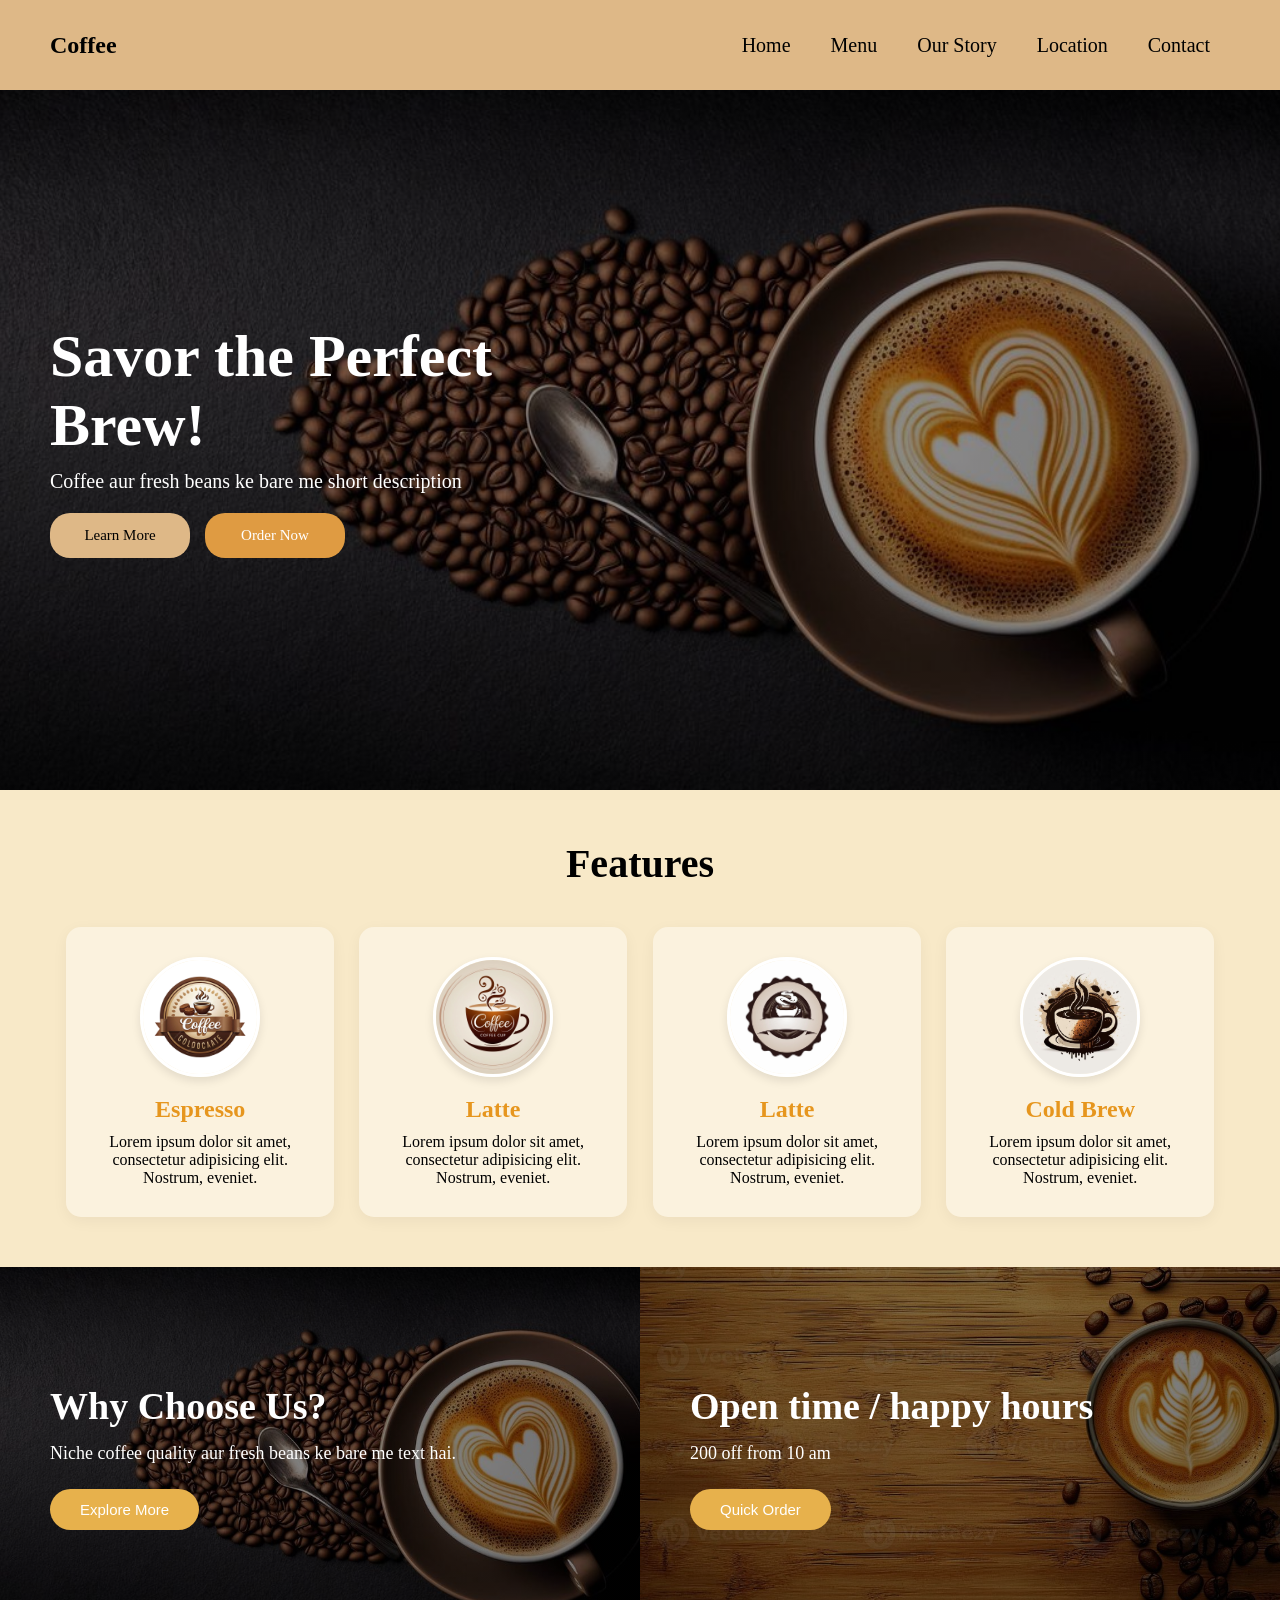
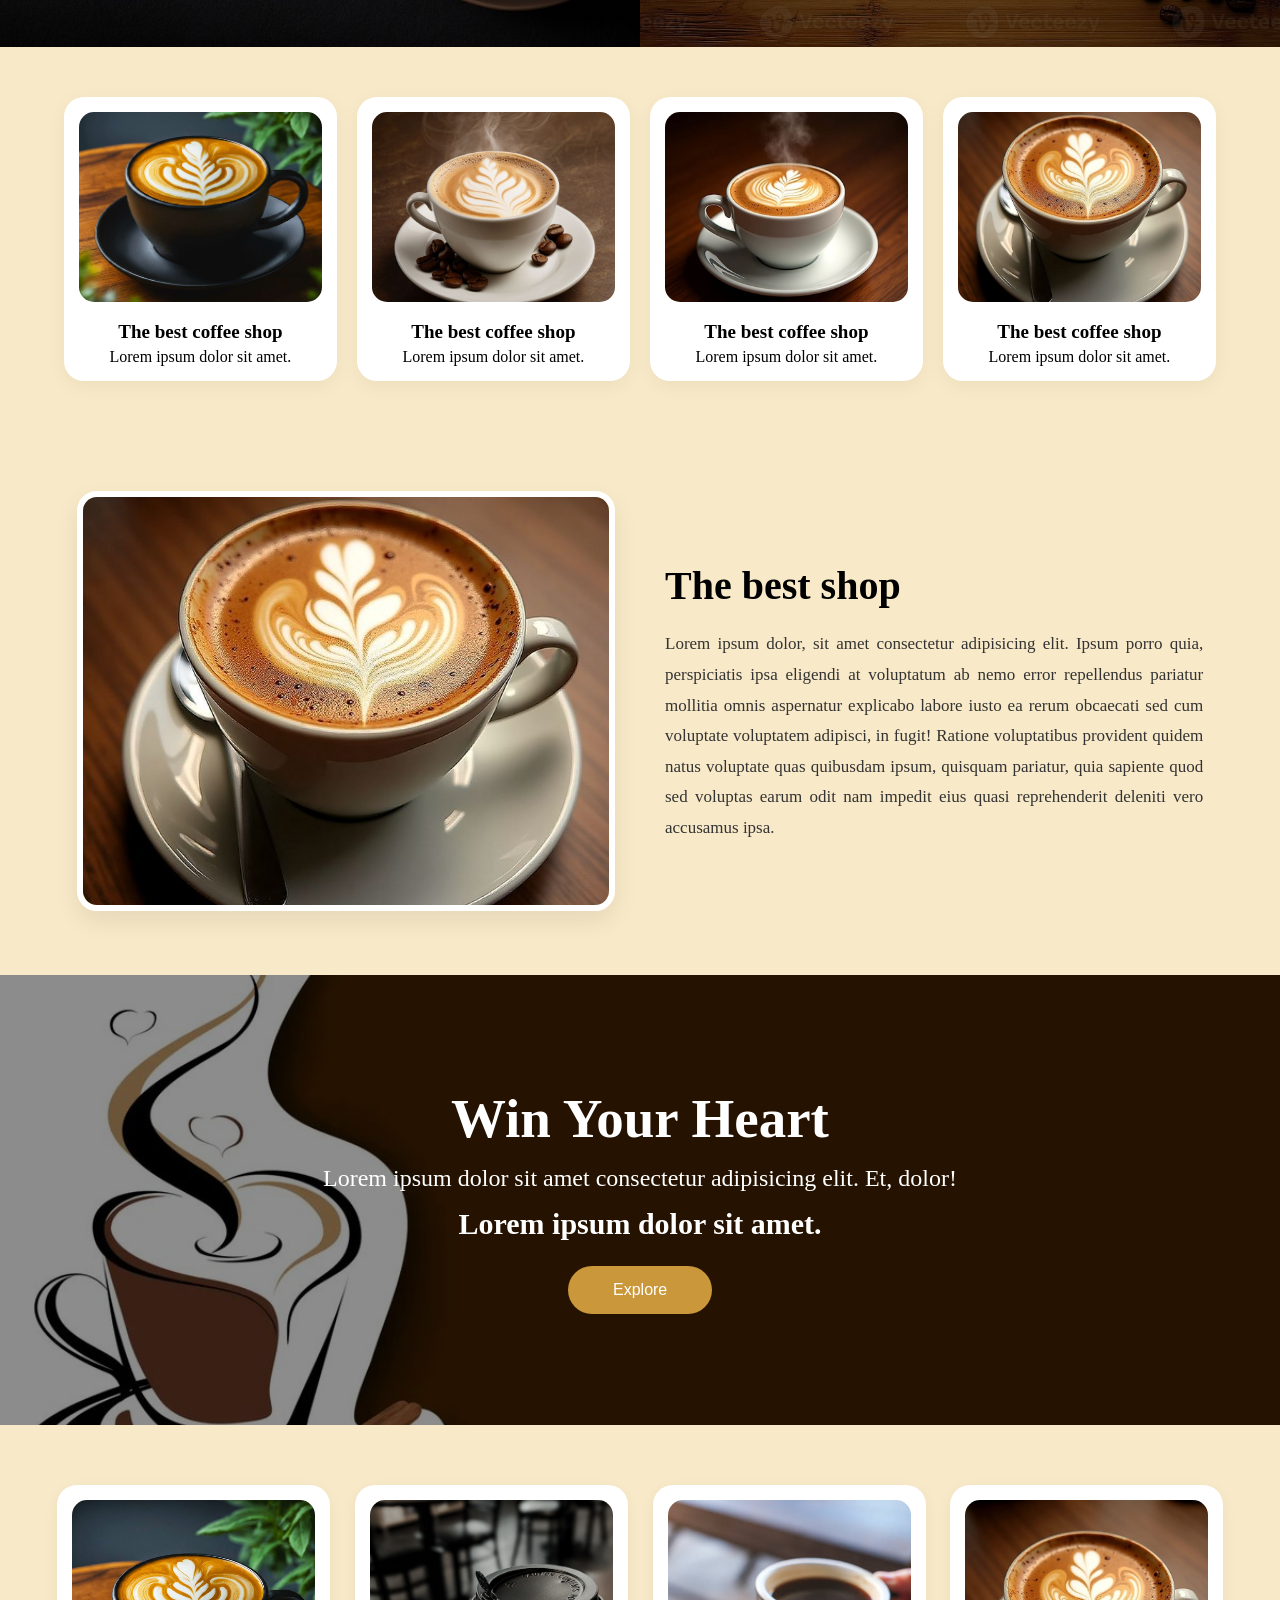
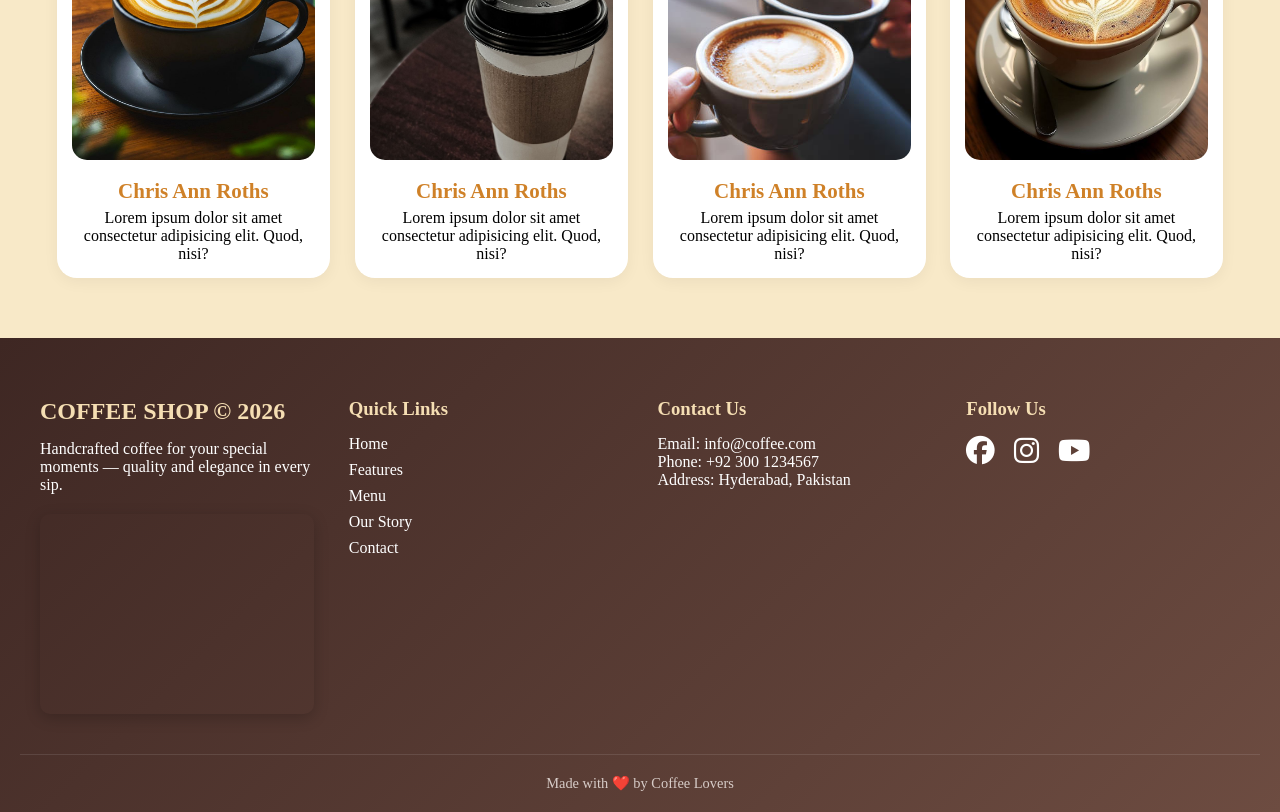
<file: index.html>
<!DOCTYPE html>
<html lang="en">

<head>
    <meta charset="UTF-8">
    <meta name="viewport" content="width=device-width, initial-scale=1.0">
    <title>Coffee Website</title>
    <link rel="stylesheet" href="style.css">
    <link rel="stylesheet" href="https://cdnjs.cloudflare.com/ajax/libs/font-awesome/6.5.1/css/all.min.css" 
          integrity="sha512-DTOQO9RWCH3ppGqcWaEA1BIZOC6xxalwEsw9c2QQeAIftl+Vegovlnee1c9QX4TctnWMn13TZye+giMm8e2LwA==" 
          crossorigin="anonymous" referrerpolicy="no-referrer" />
</head>

<body>
    <section class="section-1">
        <h1 class="animate-left">Coffee</h1>
        <div class="navbar">
            <ul id="navbar">
                <li><a href="index.html">Home</a></li>
                <li><a href="menu.html">Menu</a></li>
                <li><a href="index3.html">Our Story</a></li>
                <li><a href="index4.html">Location</a></li>
                <li><a href="index5.html">Contact</a></li>
            </ul>
        </div>
        
        <div id="bar">
            <i class="fa-solid fa-bars"></i>
        </div>
        <div id="close">
            <i class="fa-solid fa-xmark"></i>
        </div>
    </section>

    <div class="banner-1">
        <h1 class="animate-left">Savor the Perfect</h1>
        <h2 class="animate-left" style="animation-delay: 0.2s;">Brew!</h2>
        <p class="animate-fade" style="animation-delay: 0.4s;">Coffee aur fresh beans ke bare me short description</p>
        <div class="button-1 animate-fade" style="animation-delay: 0.6s;">
            <button>Learn More</button>
            <button id="button-2">Order Now</button>
        </div>
    </div>

    <div class="container-1">
        <h1 class="animate-fade">Features</h1>
        <div class="card-1">
            <div class="card-img animate-zoom">
                <img src="icon-1.jpg" alt="Espresso">
                <h1>Espresso</h1>
                <p>Lorem ipsum dolor sit amet, consectetur adipisicing elit. Nostrum, eveniet.</p>
            </div>
            <div class="card-img animate-zoom" style="animation-delay: 0.2s;">
                <img src="icon-2.jpg" alt="Latte">
                <h1>Latte</h1>
                <p>Lorem ipsum dolor sit amet, consectetur adipisicing elit. Nostrum, eveniet.</p>
            </div>
            <div class="card-img animate-zoom" style="animation-delay: 0.4s;">
                <img src="icon-3.jpg" alt="Latte">
                <h1>Latte</h1>
                <p>Lorem ipsum dolor sit amet, consectetur adipisicing elit. Nostrum, eveniet.</p>
            </div>
            <div class="card-img animate-zoom" style="animation-delay: 0.6s;">
                <img src="icon-4.jpg" alt="Cold Brew">
                <h1>Cold Brew</h1>
                <p>Lorem ipsum dolor sit amet, consectetur adipisicing elit. Nostrum, eveniet.</p>
            </div>
        </div>
    </div>

    <div class="man-2">
        <div id="Menu" class="man-container">
            <h1 class="animate-left">Why Choose Us?</h1>
            <p class="animate-fade">Niche coffee quality aur fresh beans ke bare me text hai.</p>
            <button class="animate-fade">Explore More</button>
        </div>
        <div class="man-container-2">
            <h1 class="animate-right">Open time / happy hours</h1>
            <p class="animate-fade">200 off from 10 am</p>
            <button class="animate-fade">Quick Order</button>
        </div>
    </div>

    <div class="container-2">
        <div class="container-card animate-zoom">
            <img src="coffee-1.jpg" alt="coffee-1">
            <h1>The best coffee shop</h1>
            <p>Lorem ipsum dolor sit amet.</p>
        </div>
        <div class="container-card animate-zoom" style="animation-delay: 0.2s;">
            <img src="coffee-2.jpg" alt="coffee-2">
            <h1>The best coffee shop</h1>
            <p>Lorem ipsum dolor sit amet.</p>
        </div>
        <div class="container-card animate-zoom" style="animation-delay: 0.4s;">
            <img src="coffee-3.jpg" alt="coffee-3">
            <h1>The best coffee shop</h1>
            <p>Lorem ipsum dolor sit amet.</p>
        </div>
        <div class="container-card animate-zoom" style="animation-delay: 0.6s;">
            <img src="coffee-4.jpg" alt="coffee-4">
            <h1>The best coffee shop</h1>
            <p>Lorem ipsum dolor sit amet.</p>
        </div>
    </div>

    <div id="Our Story" class="container-3">
        <div class="about-img animate-left">
            <img src="coffee-4.jpg" alt="About Shop">
        </div>
        <div class="about">
            <h1 class="animate-right">The best shop</h1>
            <p class="animate-fade">Lorem ipsum dolor, sit amet consectetur adipisicing elit. Ipsum porro quia, perspiciatis ipsa eligendi at
                voluptatum ab nemo error repellendus pariatur mollitia omnis aspernatur explicabo labore iusto ea rerum
                obcaecati sed cum voluptate voluptatem adipisci, in fugit! Ratione voluptatibus provident quidem natus
                voluptate quas quibusdam ipsum, quisquam pariatur, quia sapiente quod sed voluptas earum odit nam
                impedit eius quasi reprehenderit deleniti vero accusamus ipsa.</p>
        </div>
    </div>

    <div class="container-4">
        <h1 class="animate-fade">Win Your Heart</h1>
        <p class="animate-left">Lorem ipsum dolor sit amet consectetur adipisicing elit. Et, dolor!</p>
        <h2 class="animate-right">Lorem ipsum dolor sit amet.</h2>
        <button class="animate-zoom">Explore</button>
    </div>

    <div class="container-5">
        <div class="card-2 animate-zoom">
            <img src="coffee-1.jpg" alt="Chris Ann Roths">
            <h1>Chris Ann Roths</h1>
            <p>Lorem ipsum dolor sit amet consectetur adipisicing elit. Quod, nisi?</p>
        </div>
        <div class="card-2 animate-zoom" style="animation-delay: 0.2s;">
            <img src="man-image-2.jpg" alt="Chris Ann Roths">
            <h1>Chris Ann Roths</h1>
            <p>Lorem ipsum dolor sit amet consectetur adipisicing elit. Quod, nisi?</p>
        </div>
        <div class="card-2 animate-zoom" style="animation-delay: 0.4s;">
            <img src="man-pictuer.jpg" alt="Chris Ann Roths">
            <h1>Chris Ann Roths</h1>
            <p>Lorem ipsum dolor sit amet consectetur adipisicing elit. Quod, nisi?</p>
        </div>
        <div class="card-2 animate-zoom" style="animation-delay: 0.6s;">
            <img src="coffee-4.jpg" alt="Chris Ann Roths">
            <h1>Chris Ann Roths</h1>
            <p>Lorem ipsum dolor sit amet consectetur adipisicing elit. Quod, nisi?</p>
        </div>
    </div>
<!-- Contact & Footer Section -->
    <footer id="contact" class="footer">
        <div class="footer-container">
            <div class="footer-brand animate-left">
                <h2>COFFEE SHOP © 2026</h2>
                <p>Handcrafted coffee for your special moments — quality and elegance in every sip.</p>
                
                <!-- 🗺️ GOOGLE MAP YAHAN ADD KIYA HAI -->
                <div id="Location" class="map-container animate-fade">
                    <iframe 
                        src="https://www.google.com/maps/embed?pb=!1m18!1m12!1m3!1d115250.77114631332!2d68.28189689254848!3d25.385150338006132!2m3!1f0!2f0!3f0!3m2!1i1024!2i768!4f13.1!3m3!1m2!1s0x394c70f6d444f3c3%3A0xc00bb111c428cb93!2sHyderabad%2C%20Sindh%2C%20Pakistan!5e0!3m2!1sen!2s!4v1710000000000!5m2!1sen!2s" 
                        width="100%" 
                        height="200" 
                        style="border:0; border-radius: 10px;" 
                        allowfullscreen="" 
                        loading="lazy" 
                        referrerpolicy="no-referrer-when-downgrade">
                    </iframe>
                </div>
            </div>

            <div class="footer-links animate-fade">
                <h3>Quick Links</h3>
                <ul>
                    <li><a href="#home">Home</a></li>
                    <li><a href="#features">Features</a></li>
                    <li><a href="#menu">Menu</a></li>
                    <li><a href="#story">Our Story</a></li>
                    <li><a href="#contact">Contact</a></li>
                </ul>
            </div>
            
            <div id="contect" class="footer-contact animate-fade">
                <h3>Contact Us</h3>
                <p>Email: info@coffee.com</p>
                <p>Phone: +92 300 1234567</p>
                <p>Address: Hyderabad, Pakistan</p>
            </div>

            <div class="footer-social animate-right">
                <h3>Follow Us</h3>
                <a href="#"><i class="fa-brands fa-facebook"></i></a>
                <a href="#"><i class="fa-brands fa-instagram"></i></a>
                <a href="#"><i class="fa-brands fa-youtube"></i></a>
            </div>
        </div>
        <div class="footer-bottom">
            <p>Made with ❤️ by Coffee Lovers</p>
        </div>
    </footer>

   
</body>
<script src="style.js"></script>
</html>
</file>
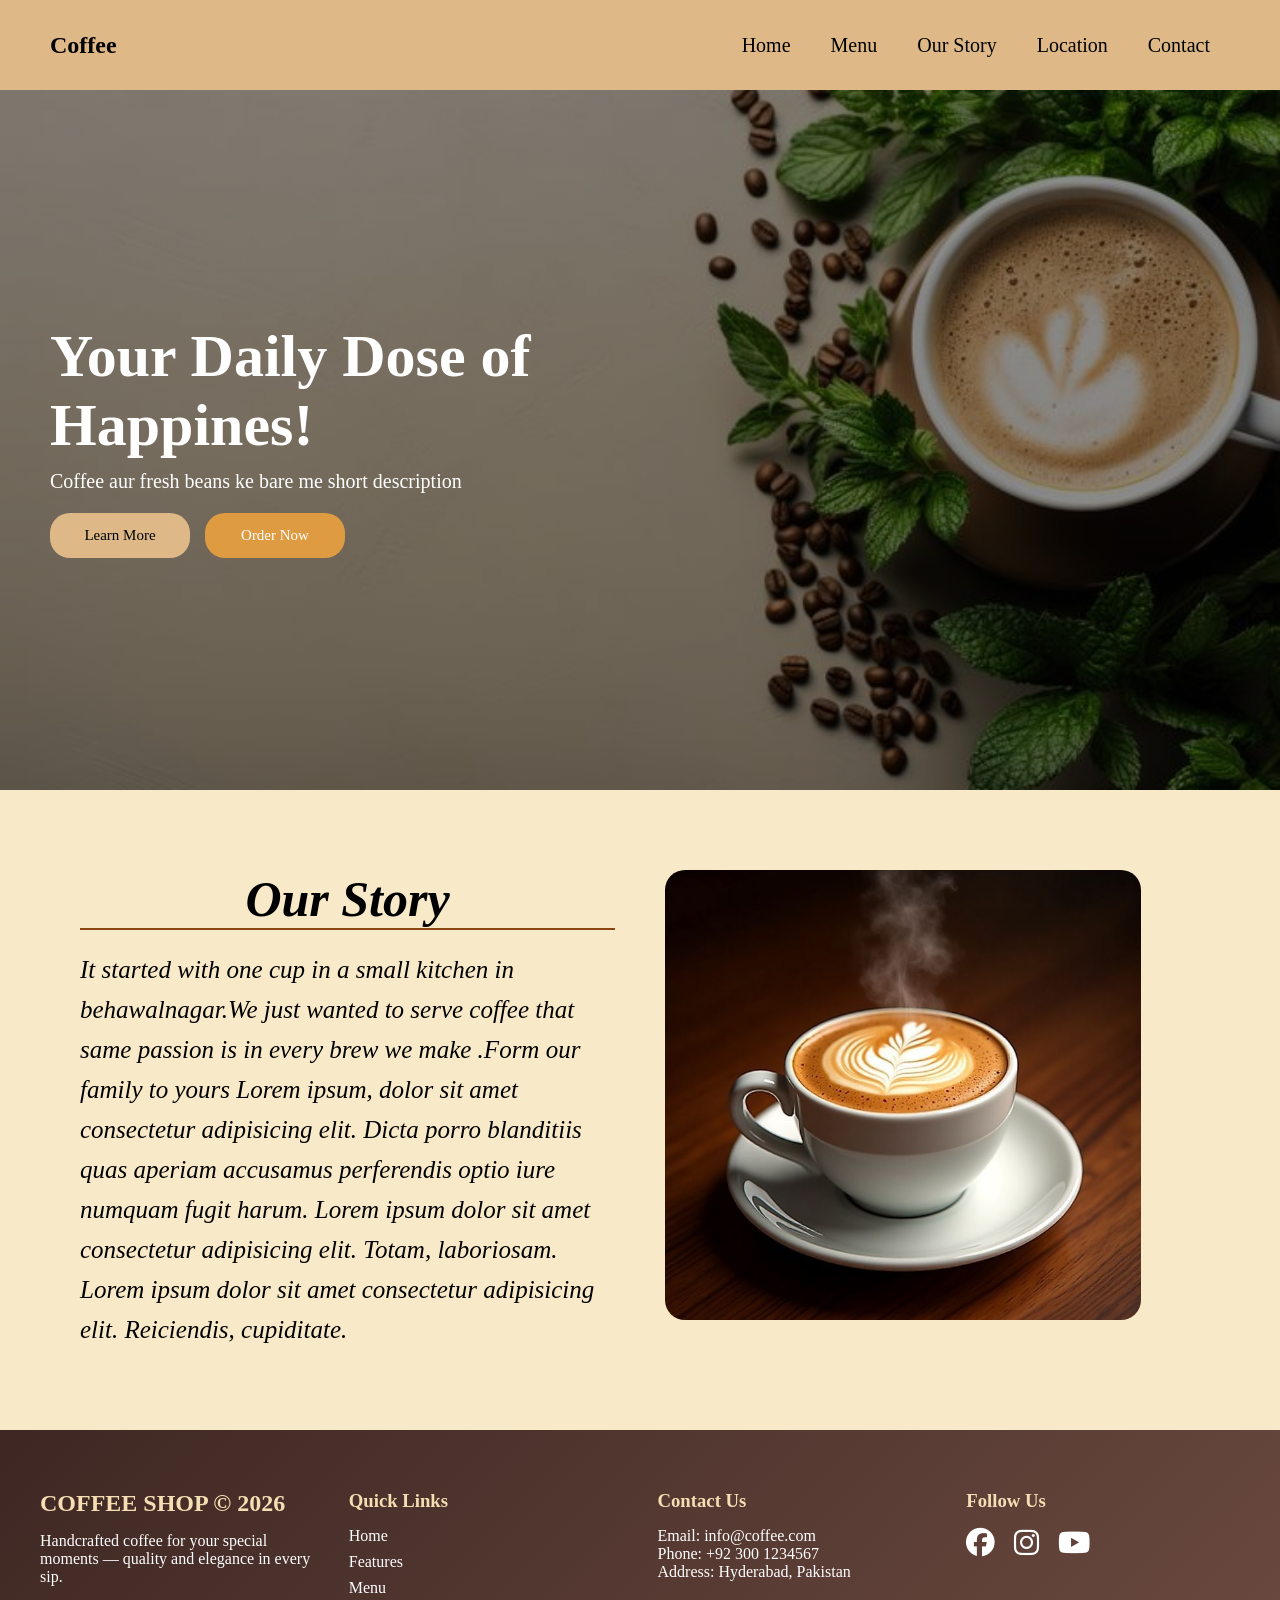
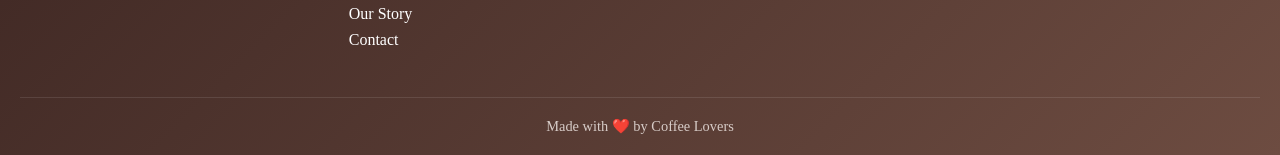
<file: index3.html>
<!DOCTYPE html>
<html lang="en">
<head>
    <meta charset="UTF-8">
    <meta name="viewport" content="width=device-width, initial-scale=1.0">
    <title>Our story</title>
    <link rel="stylesheet" href="style3.css">
       <link rel="stylesheet" href="https://cdnjs.cloudflare.com/ajax/libs/font-awesome/6.5.1/css/all.min.css" 
          integrity="sha512-DTOQO9RWCH3ppGqcWaEA1BIZOC6xxalwEsw9c2QQeAIftl+Vegovlnee1c9QX4TctnWMn13TZye+giMm8e2LwA==" 
          crossorigin="anonymous" referrerpolicy="no-referrer" />
</head>
<body>
      <section class="section-1">
        <h1 class="animate-left">Coffee</h1>
        <div class="navbar">
            <ul id="navbar">
                <li><a href="index.html">Home</a></li>
                <li><a href="menu.html">Menu</a></li>
                <li><a href="index3.html">Our Story</a></li>
                <li><a href="index4.html">Location</a></li>
                <li><a href="index5.html">Contact</a></li>
            </ul>
        </div>

        <div id="bar">
            <i class="fa-solid fa-bars"></i>
        </div>
        <div id="close">
            <i class="fa-solid fa-xmark"></i>
        </div>
    </section>

    <div class="banner-1">
        <h1 class="animate-left">Your Daily Dose of</h1>
        <h2 class="animate-left" style="animation-delay: 0.2s;"> Happines!</h2>
        <p class="animate-fade" style="animation-delay: 0.4s;">Coffee aur fresh beans ke bare me short description</p>
        <div class="button-1 animate-fade" style="animation-delay: 0.6s;">
            <button>Learn More</button>
            <button id="button-2">Order Now</button>
        </div>
    </div>
    <div class="our-story">
<div class="text">
<h1>Our Story</h1>
<p>It started with one cup in a small kitchen in behawalnagar.We just wanted to serve coffee that same passion is in every brew we make .Form our family to yours Lorem ipsum, dolor sit amet consectetur adipisicing elit. Dicta porro blanditiis quas aperiam accusamus perferendis optio iure numquam fugit harum. Lorem ipsum dolor sit amet consectetur adipisicing elit. Totam, laboriosam. Lorem ipsum dolor sit amet consectetur adipisicing elit. Reiciendis, cupiditate.</p>
</div>
<div class="image">
<img src="coffee-3.jpg" alt="coffe-3">
</div>
    </div>
<!-- Contact & Footer Section -->
    <footer id="contact" class="footer">
        <div class="footer-container">
            <div class="footer-brand animate-left">
                <h2>COFFEE SHOP © 2026</h2>
                <p>Handcrafted coffee for your special moments — quality and elegance in every sip.</p>
                
            
            </div>

            <div class="footer-links animate-fade">
                <h3>Quick Links</h3>
                <ul>
                    <li><a href="#home">Home</a></li>
                    <li><a href="#features">Features</a></li>
                    <li><a href="#menu">Menu</a></li>
                    <li><a href="#story">Our Story</a></li>
                    <li><a href="#contact">Contact</a></li>
                </ul>
            </div>
            
            <div id="contect" class="footer-contact animate-fade">
                <h3>Contact Us</h3>
                <p>Email: info@coffee.com</p>
                <p>Phone: +92 300 1234567</p>
                <p>Address: Hyderabad, Pakistan</p>
            </div>

            <div class="footer-social animate-right">
                <h3>Follow Us</h3>
                <a href="#"><i class="fa-brands fa-facebook"></i></a>
                <a href="#"><i class="fa-brands fa-instagram"></i></a>
                <a href="#"><i class="fa-brands fa-youtube"></i></a>
            </div>
        </div>
        <div class="footer-bottom">
            <p>Made with ❤️ by Coffee Lovers</p>
        </div>
    </footer>

</body>
<script src="style.js"></script>
</html>
</file>
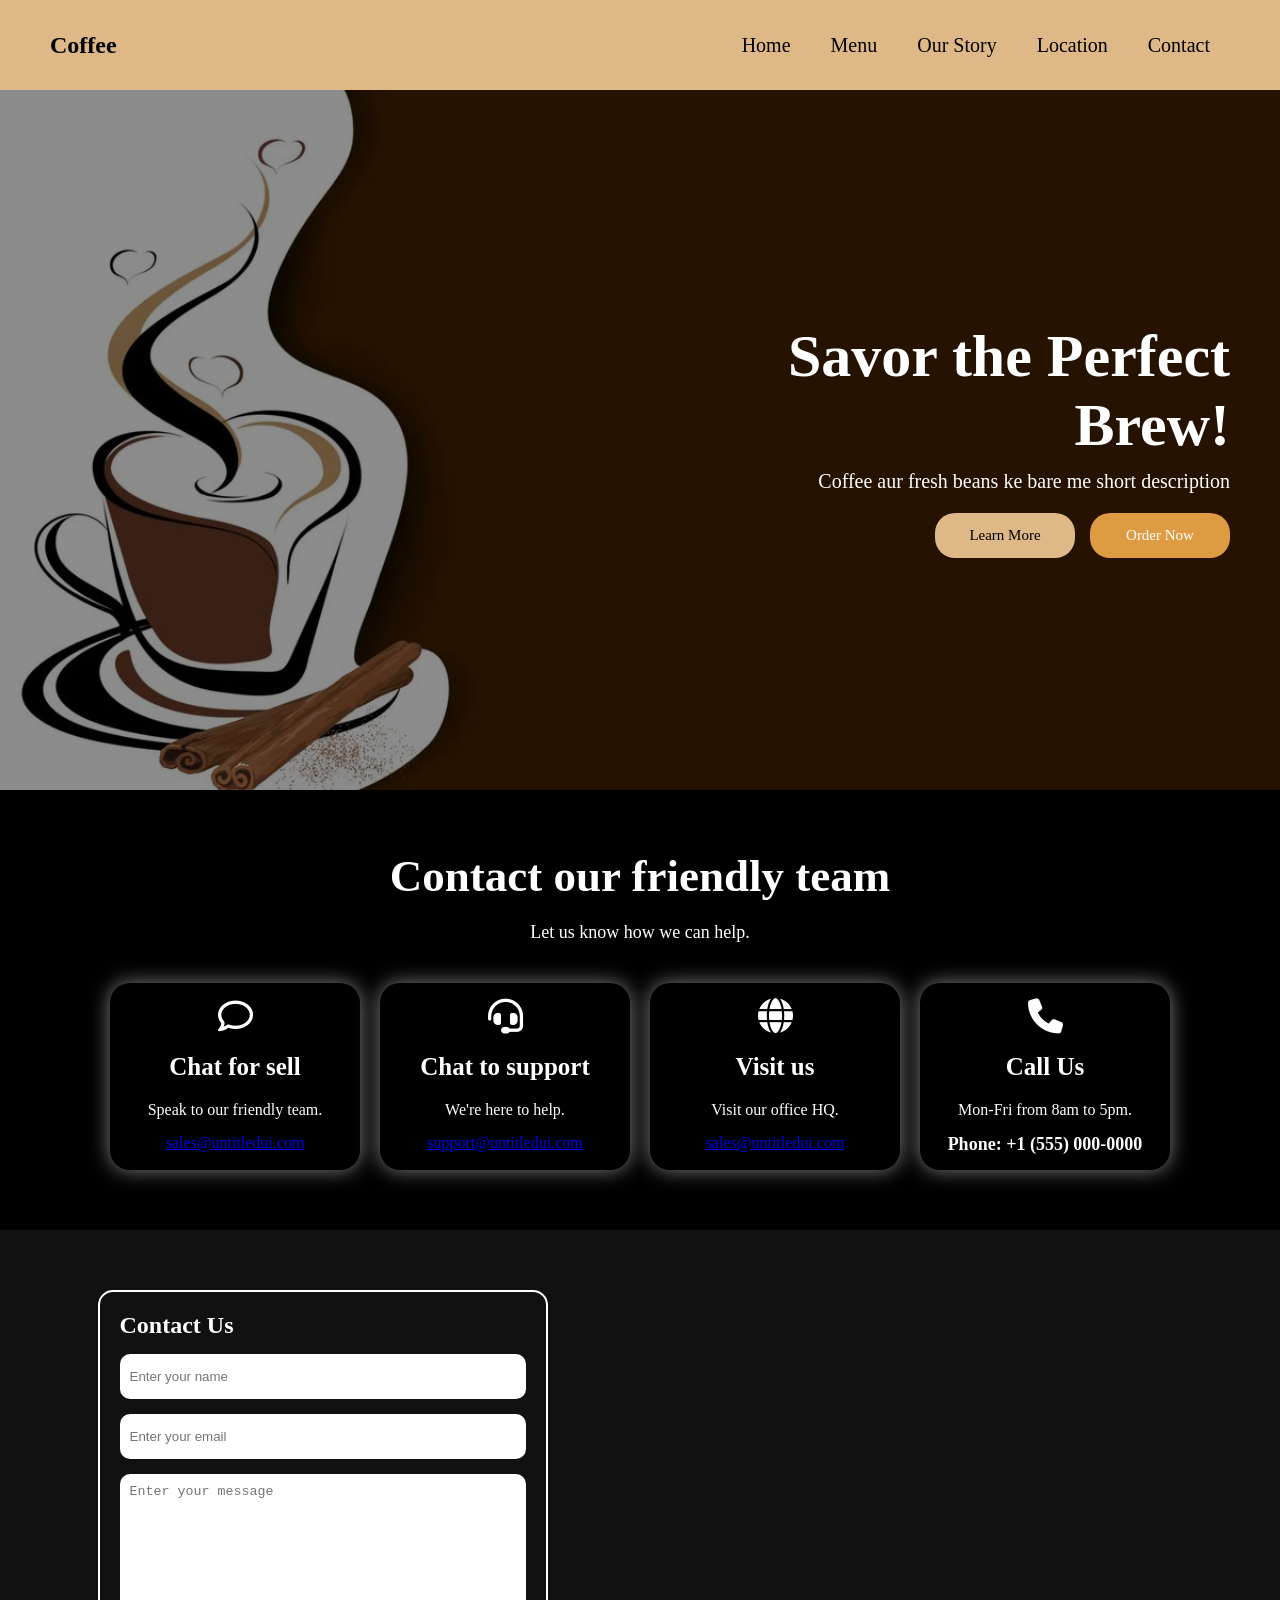
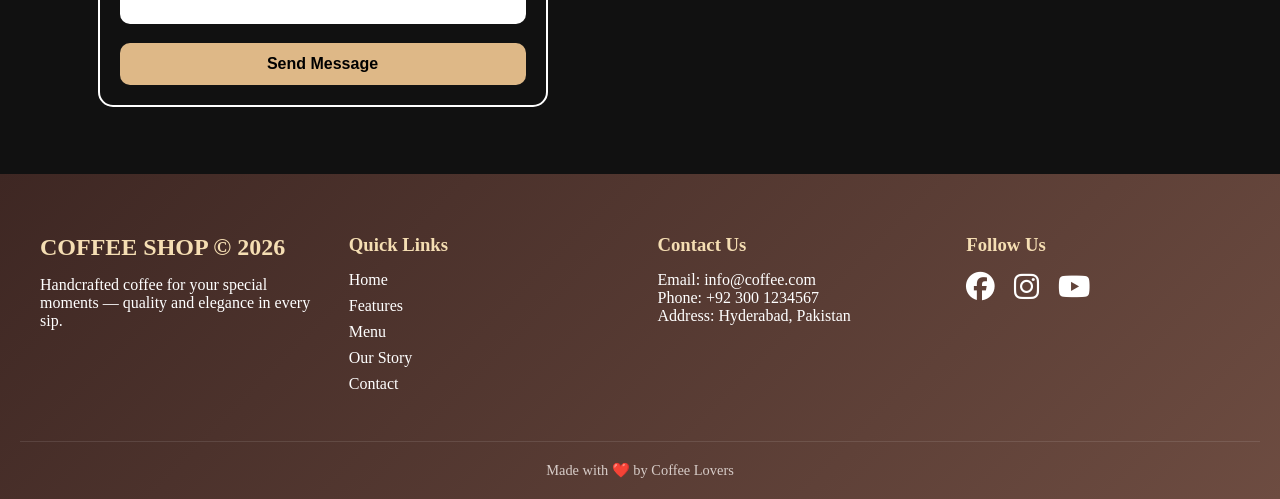
<file: index4.html>
<!DOCTYPE html>
<html lang="en">
<head>
    <meta charset="UTF-8">
    <meta name="viewport" content="width=device-width, initial-scale=1.0">
    <title>Location</title>
    <link rel="stylesheet" href="style4.css">
       <link rel="stylesheet" href="https://cdnjs.cloudflare.com/ajax/libs/font-awesome/6.5.1/css/all.min.css" 
          integrity="sha512-DTOQO9RWCH3ppGqcWaEA1BIZOC6xxalwEsw9c2QQeAIftl+Vegovlnee1c9QX4TctnWMn13TZye+giMm8e2LwA==" 
          crossorigin="anonymous" referrerpolicy="no-referrer" />
</head>
<body>
      <section class="section-1">
        <h1 class="animate-left">Coffee</h1>
        <div class="navbar">
            <ul id="navbar">
                <li><a href="index.html">Home</a></li>
                <li><a href="menu.html">Menu</a></li>
                <li><a href="index3.html">Our Story</a></li>
                <li><a href="index4.html">Location</a></li>
                <li><a href="#contact">Contact</a></li>
            </ul>
        </div>
        
        <div id="bar">
            <i class="fa-solid fa-bars"></i>
        </div>
        <div id="close">
            <i class="fa-solid fa-xmark"></i>
        </div>
    </section>

    <div class="banner-1">
        <h1 class="animate-left">Savor the Perfect</h1>
        <h2 class="animate-left" style="animation-delay: 0.2s;">Brew!</h2>
        <p class="animate-fade" style="animation-delay: 0.4s;">Coffee aur fresh beans ke bare me short description</p>
        <div class="button-1 animate-fade" style="animation-delay: 0.6s;">
            <button>Learn More</button>
            <button id="button-2">Order Now</button>
        </div>
    </div>
 <section class="section-2" >
<h1 id="#contact">Contact our friendly team</h1>
<p>Let us know how we can help.</p>
<div class="contaner-1">
    <div class="card-2">
<div class="icon-1">
<i class="fa-regular fa-comment"></i>
</div>
<h1>Chat for sell</h1>
<p>Speak to our friendly team.</p>
<a href="mailto:sales@untitledui.com">sales@untitledui.com</a>

</div>
    <div class="card-2">
<div class="icon-1">
<i class="fa-solid fa-headset"></i>
</div>
<h1>Chat to support</h1>
<p>We're here to help.</p>
<a href="mailto:support@untitledui.com">support@untitledui.com</a>

</div>
    <div class="card-2">
<div class="icon-1">
<i class="fa-solid fa-globe"></i>
</div>
<h1>Visit us</h1>
<p>Visit our office HQ.</p>
<a href="mailto:sales@untitledui.com">sales@untitledui.com</a>

</div>
    <div class="card-2">
<div class="icon-1">
<i class="fas fa-phone"></i>
</div>
<h1>Call Us</h1>
<p>Mon-Fri from 8am to 5pm.</p>
<h2>Phone: +1 (555) 000-0000</h2>

</div>
    </div>
</section>
<div class="contact-section">

    <!-- FORM LEFT SIDE -->
    <div class="form-box">

        <form class="form">
            <h2>Contact Us</h2>

            <input type="text" placeholder="Enter your name">
            <input type="email" placeholder="Enter your email">

            <textarea placeholder="Enter your message" id="input-1"></textarea>

            <button type="submit">Send Message</button>
        </form>

    </div>

    <!-- MAP RIGHT SIDE -->
    <div class="map-box">

        <iframe
            src="https://www.google.com/maps/embed?pb=!1m18..."
            allowfullscreen=""
            loading="lazy">
        </iframe>
    </div>
</div>
</div>

<!-- Contact & Footer Section -->
    <footer id="contact" class="footer">
        <div class="footer-container">
            <div class="footer-brand animate-left">
                <h2>COFFEE SHOP © 2026</h2>
                <p>Handcrafted coffee for your special moments — quality and elegance in every sip.</p>
                
            
            </div>

            <div class="footer-links animate-fade">
                <h3>Quick Links</h3>
                <ul>
                    <li><a href="#home">Home</a></li>
                    <li><a href="#features">Features</a></li>
                    <li><a href="#menu">Menu</a></li>
                    <li><a href="#story">Our Story</a></li>
                    <li><a href="#contact">Contact</a></li>
                </ul>
            </div>
            
            <div id="contect" class="footer-contact animate-fade">
                <h3>Contact Us</h3>
                <p>Email: info@coffee.com</p>
                <p>Phone: +92 300 1234567</p>
                <p>Address: Hyderabad, Pakistan</p>
            </div>

            <div class="footer-social animate-right">
                <h3>Follow Us</h3>
                <a href="#"><i class="fa-brands fa-facebook"></i></a>
                <a href="#"><i class="fa-brands fa-instagram"></i></a>
                <a href="#"><i class="fa-brands fa-youtube"></i></a>
            </div>
        </div>
        <div class="footer-bottom">
            <p>Made with ❤️ by Coffee Lovers</p>
        </div>
    </footer>

</body>
<script src="style.js"></script>
</html>
</file>
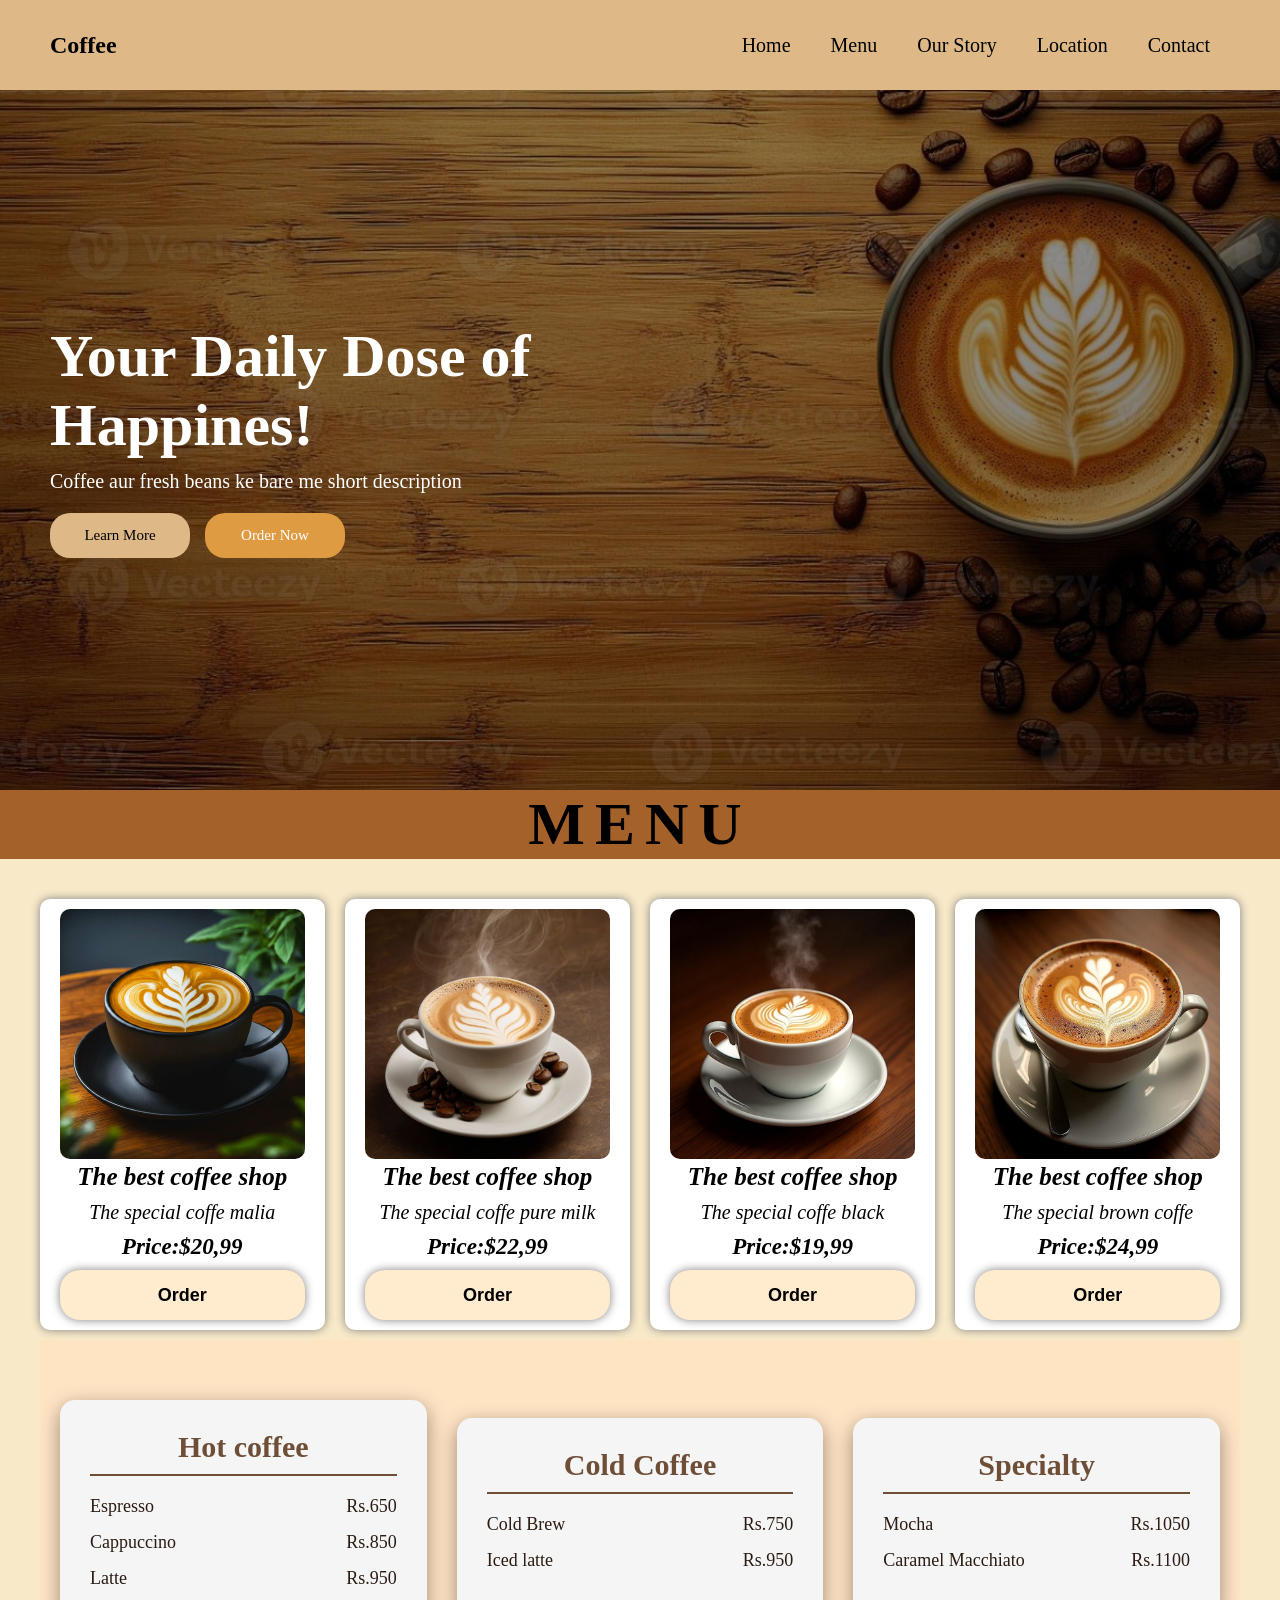
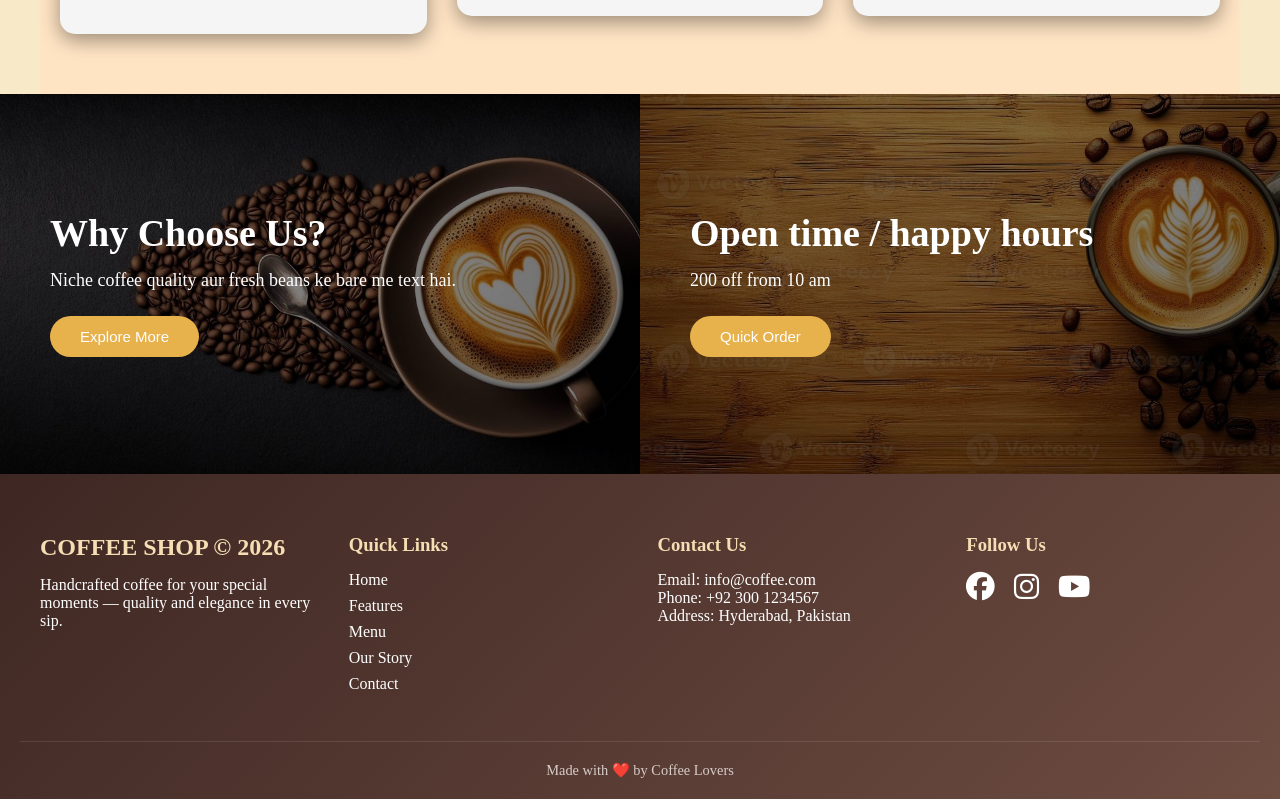
<file: menu.html>
<!DOCTYPE html>
<html lang="en">

<head>
    <meta charset="UTF-8">
    <meta name="viewport" content="width=device-width, initial-scale=1.0">
    <title>Menu</title>
    <link rel="stylesheet" href="style2.css">
    <link rel="stylesheet" href="https://cdnjs.cloudflare.com/ajax/libs/font-awesome/6.5.1/css/all.min.css"
        integrity="sha512-DTOQO9RWCH3ppGqcWaEA1BIZOC6xxalwEsw9c2QQeAIftl+Vegovlnee1c9QX4TctnWMn13TZye+giMm8e2LwA=="
        crossorigin="anonymous" referrerpolicy="no-referrer" />
</head>

<body>
    <section class="section-1">
        <h1 class="animate-left">Coffee</h1>
        <div class="navbar">
            <ul id="navbar">
                <li><a href="index.html">Home</a></li>
                <li><a href="menu.html">Menu</a></li>
                <li><a href="index3.html">Our Story</a></li>
                <li><a href="index4.html">Location</a></li>
                <li><a href="index5.html">Contact</a></li>
            </ul>
        </div>

        <div id="bar">
            <i class="fa-solid fa-bars"></i>
        </div>
        <div id="close">
            <i class="fa-solid fa-xmark"></i>
        </div>
    </section>

    <div class="banner-1">
        <h1 class="animate-left">Your Daily Dose of</h1>
        <h2 class="animate-left" style="animation-delay: 0.2s;"> Happines!</h2>
        <p class="animate-fade" style="animation-delay: 0.4s;">Coffee aur fresh beans ke bare me short description</p>
        <div class="button-1 animate-fade" style="animation-delay: 0.6s;">
            <button>Learn More</button>
            <button id="button-2">Order Now</button>
        </div>
    </div>
    <!---------cofe menu--------------->
    <div class="menu-heading">
        <h1>MENU</h1>
    </div>
    <section class="contaner">
        <div class="menu-card">
            <img src="coffee-1.jpg" alt="">
            <h1>The best coffee shop</h1>
            <p>The special coffe malia </p>
            <h4>Price:$20,99</h4>
            <button><a href="index2.html">Order</a></button>
        </div>
        <div class="menu-card">
            <img src="coffee-2.jpg" alt="">
            <h1>The best coffee shop</h1>
            <p>The special coffe pure milk </p>
            <h4>Price:$22,99</h4>
            <button><a href="index2.html">Order</a></button>
        </div>
        <div class="menu-card">
            <img src="coffee-3.jpg" alt="">
            <h1>The best coffee shop</h1>
            <p>The special coffe black </p>
            <h4>Price:$19,99</h4>
            <button><a href="index2.html">Order</a></button>
        </div>
        <div class="menu-card">
            <img src="coffee-4.jpg" alt="">
            <h1>The best coffee shop</h1>
            <p>The special brown coffe </p>
            <h4>Price:$24,99</h4>
            <button><a href="index2.html">Order</a></button>
        </div>
    </section>
    <!----------Hot Coffe Menu---------->
    <div class="menu">
        <div class="card">
            <h3 >Hot coffee</h3>
            <div class="menu-item"><span>Espresso</span><span>Rs.650</span></div>
            <div class="menu-item"><span>Cappuccino</span><span>Rs.850</span></div>
            <div class="menu-item"><span>Latte</span><span>Rs.950</span></div>
        </div>
        <div class="card">
            <h3>Cold Coffee</h3>
            <div class="menu-item"><span>Cold Brew</span><span>Rs.750</span></div>
            <div class="menu-item"><span>Iced latte</span><span>Rs.950</span></div>
        </div>
        <div class="card">
            <h3>Specialty</h3>
            <div class="menu-item"><span>Mocha</span><span>Rs.1050</span></div>
            <div class="menu-item"><span>Caramel Macchiato</span><span>Rs.1100</span></div>
        </div>
    </div>

    <div class="man-2">
        <div id="Menu" class="man-container">
            <h1 class="animate-left">Why Choose Us?</h1>
            <p class="animate-fade">Niche coffee quality aur fresh beans ke bare me text hai.</p>
            <button class="animate-fade">Explore More</button>
        </div>
        <div class="man-container-2">
            <h1 class="animate-right">Open time / happy hours</h1>
            <p class="animate-fade">200 off from 10 am</p>
            <button class="animate-fade">Quick Order</button>
        </div>
    </div>
<!-- Contact & Footer Section -->
    <footer id="contact" class="footer">
        <div class="footer-container">
            <div class="footer-brand animate-left">
                <h2>COFFEE SHOP © 2026</h2>
                <p>Handcrafted coffee for your special moments — quality and elegance in every sip.</p>
                
            
            </div>

            <div class="footer-links animate-fade">
                <h3>Quick Links</h3>
                <ul>
                    <li><a href="#home">Home</a></li>
                    <li><a href="#features">Features</a></li>
                    <li><a href="#menu">Menu</a></li>
                    <li><a href="#story">Our Story</a></li>
                    <li><a href="#contact">Contact</a></li>
                </ul>
            </div>
            
            <div id="contect" class="footer-contact animate-fade">
                <h3>Contact Us</h3>
                <p>Email: info@coffee.com</p>
                <p>Phone: +92 300 1234567</p>
                <p>Address: Hyderabad, Pakistan</p>
            </div>

            <div class="footer-social animate-right">
                <h3>Follow Us</h3>
                <a href="#"><i class="fa-brands fa-facebook"></i></a>
                <a href="#"><i class="fa-brands fa-instagram"></i></a>
                <a href="#"><i class="fa-brands fa-youtube"></i></a>
            </div>
        </div>
        <div class="footer-bottom">
            <p>Made with ❤️ by Coffee Lovers</p>
        </div>
    </footer>

</body>
<script src="style.js"></script>
</html>
</file>
<file: style.css>
* {
    margin: 0px;
    padding: 0px;
    box-sizing: border-box;
}

body {
    width: 100%;
    height: auto;
    background: #f8e9c8;
    overflow-x: hidden; 
}

/* ==========================================================================
   💥 ADVANCED TEXT & ELEMENT ANIMATIONS
   ========================================================================== */

/* 1. Smooth Fade-In Up */
.animate-fade {
    opacity: 0;
    transform: translateY(20px);
    animation: fadeInUp 0.8s cubic-bezier(0.25, 1, 0.5, 1) forwards;
}

/* 2. Slide from Left */
.animate-left {
    opacity: 0;
    transform: translateX(-50px);
    animation: fadeInLeft 0.8s cubic-bezier(0.25, 1, 0.5, 1) forwards;
}

/* 3. Slide from Right */
.animate-right {
    opacity: 0;
    transform: translateX(50px);
    animation: fadeInRight 0.8s cubic-bezier(0.25, 1, 0.5, 1) forwards;
}

/* 4. Smooth Zoom-In Effect */
.animate-zoom {
    opacity: 0;
    transform: scale(0.9);
    animation: zoomIn 0.8s cubic-bezier(0.25, 1, 0.5, 1) forwards;
}

/* Keyframes Logic */
@keyframes fadeInUp {
    to { opacity: 1; transform: translateY(0); }
}
@keyframes fadeInLeft {
    to { opacity: 1; transform: translateX(0); }
}
@keyframes fadeInRight {
    to { opacity: 1; transform: translateX(0); }
}
@keyframes zoomIn {
    to { opacity: 1; transform: scale(1); }
}

/* ==========================================================================
   Structure & Layouts
   ========================================================================== */

/* Navbar / Header */
.section-1 {
    width: 100%;
    height: 10vh;
    background: burlywood;
    display: flex;
    justify-content: space-between;
    align-items: center;
    padding: 0 50px;
    position: relative;
    z-index: 100;
}

.section-1 h1 {
    font-family: 'Playfair Display', Georgia, 'Times New Roman', serif;
}

.navbar {
    width: 50%;
}

.navbar ul {
    list-style: none;
    display: flex;
    justify-content: flex-end;
}

.navbar ul li a {
    margin: 0 20px;
    text-decoration: none;
    font-size: 20px;
    font-family: Georgia, 'Times New Roman', Times, serif;
    color: black;
    transition: color 0.3s ease;
}

.navbar ul li a:hover {
    color: #fff;
}

/* Banner Hero Section */
.banner-1 {
    width: 100%;
    height: 700px;
    background: linear-gradient(rgba(0, 0, 0, 0.45), rgba(0, 0, 0, 0.45)), url('banner-3.jpg');
    background-position: center;
    background-repeat: no-repeat;
    background-size: cover;
    display: flex;
    flex-direction: column;
    justify-content: center;
    align-items: flex-start;
    padding-left: 50px;
}

.banner-1 h1, .banner-1 h2 {
    color: white;
    font-size: 60px;
    font-family: Georgia, 'Times New Roman', Times, serif;
}

.banner-1 p {
    color: white;
    font-size: 20px;
    margin-top: 10px;
    margin-bottom: 20px;
}

.button-1 {
    display: flex;
    gap: 15px;
    flex-wrap: wrap;
}

.banner-1 button {
    width: 140px;
    height: 45px;
    font-family: Georgia, 'Times New Roman', Times, serif;
    font-size: 15px;
    border-radius: 20px;
    border: none;
    background: burlywood;
    color: black;
    cursor: pointer;
    transition: all 0.3s ease;
}

.banner-1 button:hover {
    transform: translateY(-3px);
    box-shadow: 0 5px 15px rgba(0,0,0,0.3);
}

#button-2 {
    background: rgb(223, 155, 66);
    color: white;
}

/* Features Container */
.container-1 {
    width: 100%;
    padding: 50px 0;
}

.container-1 h1 {
    text-align: center;
    font-size: 40px;
    font-family: Georgia, 'Times New Roman', Times, serif;
    margin-bottom: 40px;
}

.card-1 {
    width: 100%;
    display: flex;
    flex-wrap: wrap;
    gap: 25px;
    padding: 0 30px;
    justify-content: center;
}

.card-img {
    width: 22%;
    min-width: 230px;
    border-radius: 15px;
    padding: 30px 20px;
    text-align: center;
    background: rgba(255, 255, 255, 0.4);
    box-shadow: 0 4px 15px rgba(0,0,0,0.05);
    transition: all 0.4s cubic-bezier(0.165, 0.84, 0.44, 1);
}

.card-img:hover {
    transform: translateY(-15px) scale(1.02);
    background: rgba(255, 255, 255, 0.8);
    box-shadow: 0 15px 30px rgba(0,0,0,0.1);
}

.card-img img {
    width: 120px;
    height: 120px;
    object-fit: cover;
    border-radius: 50%;
    margin-bottom: 15px;
    border: 3px solid #fff;
    box-shadow: 0px 4px 10px rgba(0,0,0,0.1);
}

.card-img h1 {
    color: rgb(230, 150, 30);
    font-size: 24px;
    margin-bottom: 10px;
}

/* Split Promos Section */
.man-2 {
    width: 100%;
    display: flex;
    flex-wrap: wrap;
}

.man-container, .man-container-2 {
    width: 50%;
    height: 380px;
    display: flex;
    flex-direction: column;
    justify-content: center;
    align-items: flex-start;
    padding: 50px;
}

.man-container {
    background: linear-gradient(rgba(0,0,0,0.5), rgba(0,0,0,0.5)), url('banner-3.jpg') center/cover no-repeat;
}

.man-container-2 {
    background: linear-gradient(rgba(0,0,0,0.5), rgba(0,0,0,0.5)), url('banner-5.jpg') center/cover no-repeat;
}

.man-2 h1 {
    color: white;
    margin-bottom: 15px;
    font-size: 38px;
    font-family: Georgia, 'Times New Roman', Times, serif;
}

.man-2 p {
    font-size: 18px;
    color: white;
    margin-bottom: 25px;
}

.man-2 button {
    padding: 12px 30px;
    border-radius: 25px;
    border: none;
    background: rgb(231, 177, 76);
    color: white;
    font-size: 15px;
    cursor: pointer;
    transition: 0.3s ease;
}

.man-2 button:hover {
    background: rgb(202, 152, 58);
    transform: translateY(-3px);
}

/* Cards Gallery Grid */
.container-2 {
    width: 100%;
    display: flex;
    flex-wrap: wrap;
    gap: 20px;
    padding: 50px 20px;
    justify-content: center;
}

.container-card {
    width: 22%;
    min-width: 230px;
    padding: 15px;
    background: #fff;
    box-shadow: 0px 5px 20px rgba(0,0,0,0.05);
    border-radius: 20px;
    transition: all 0.3s ease;
    text-align: center;
}

.container-card:hover {
    transform: translateY(-10px);
    box-shadow: 0px 12px 25px rgba(0,0,0,0.1);
}

.container-card img {
    width: 100%;
    height: 190px;
    object-fit: cover;
    border-radius: 15px;
}

.container-card h1 {
    font-size: 19px;
    margin: 15px 0 5px;
}

/* About Shop Section */
.container-3 {
    padding: 60px 6%;
    width: 100%;
    display: flex;
    flex-wrap: wrap;
    align-items: center;
    gap: 50px;
}

.about-img {
    flex: 1;
    min-width: 300px;
}

.about-img img {
    width: 100%;
    height: 420px;
    object-fit: cover;
    border-radius: 20px;
    border: 6px solid white;
    box-shadow: 0 10px 25px rgba(0,0,0,0.08);
}

.about {
    flex: 1;
    min-width: 300px;
}

.about h1 {
    font-size: 40px;
    font-family: Georgia, 'Times New Roman', Times, serif;
    margin-bottom: 20px;
}

.about p {
    text-align: justify;
    font-size: 17px;
    line-height: 1.8;
    color: #333;
}

/* Big Promo Section */
.container-4 {
    width: 100%;
    height: 450px;
    background: linear-gradient(rgba(0,0,0,0.45), rgba(0,0,0,0.45)), url('banner-7.jpg') center/cover no-repeat;
    display: flex;
    flex-direction: column;
    justify-content: center;
    align-items: center;
    text-align: center;
    padding: 20px;
}

.container-4 h1 {
    font-size: 55px;
    color: white;
    font-family: Georgia, 'Times New Roman', Times, serif;
}

.container-4 p {
    color: white;
    font-size: 24px;
    margin: 15px 0;
}

.container-4 h2 {
    font-size: 30px;
    color: white;
    margin-bottom: 25px;
}

.container-4 button {
    padding: 15px 45px;
    border-radius: 30px;
    border: none;
    background: rgb(202, 152, 58);
    color: white;
    font-size: 16px;
    cursor: pointer;
    transition: 0.3s;
}

.container-4 button:hover {
    background: #bd8a32;
    transform: translateY(-4px);
}

/* Testimonials / Team Section */
.container-5 {
    width: 100%;
    display: flex;
    flex-wrap: wrap;
    gap: 25px;
    padding: 60px 20px;
    justify-content: center;
}

.card-2 {
    width: 22%;
    min-width: 240px;
    background: #fff;
    padding: 15px;
    border-radius: 20px;
    text-align: center;
    box-shadow: 0px 4px 15px rgba(0,0,0,0.05);
    transition: 0.3s ease;
}

.card-2:hover {
    transform: translateY(-8px);
}

.card-2 img {
    border-radius: 15px;
    width: 100%;
    height: 260px;
    object-fit: cover;
}

.card-2 h1 {
    color: rgb(207, 129, 40);
    margin: 15px 0 5px;
    font-size: 21px;
}

/* Footer layout */
.footer {
    background: linear-gradient(135deg, #3e2723, #6d4c41);
    color: #fff;
    padding: 60px 20px 20px;
}

.footer-container {
    max-width: 1200px;
    margin: 0 auto;
    display: flex;
    flex-wrap: wrap;
    justify-content: space-between;
    gap: 35px;
}

.footer-brand, .footer-links, .footer-contact, .footer-social {
    flex: 1;
    min-width: 230px;
}

.footer h2, .footer h3 {
    color: #f5deb3;
    margin-bottom: 15px;
}

.footer-links ul {
    list-style: none;
}

.footer-links ul li {
    margin-bottom: 8px;
}

.footer-links ul li a {
    color: #fff;
    text-decoration: none;
    transition: color 0.3s;
}

.footer-links ul li a:hover {
    color: #f5deb3;
}

.footer-social a {
    color: #fff;
    margin-right: 15px;
    font-size: 1.8em;
    transition: transform 0.3s, color 0.3s;
    display: inline-block;
}

.footer-social a:hover {
    color: #f5deb3;
    transform: scale(1.15);
}

.footer-bottom {
    text-align: center;
    margin-top: 40px;
    border-top: 1px solid rgba(255,255,255,0.1);
    padding-top: 20px;
    font-size: 0.9em;
    color: #d7ccc8;
}

#bar, #close {
    display: none;
    font-size: 25px;
    cursor: pointer;
}
/* Google Map Styling */
.map-container {
    margin-top: 20px;
    width: 100%;
    overflow: hidden;
    box-shadow: 0 4px 15px rgba(0, 0, 0, 0.2);
    border-radius: 10px;
    transition: transform 0.3s ease;
}

.map-container:hover {
    transform: scale(1.02); /* Hover karne par halka sa zoom effect */
}

.map-container iframe {
    display: block;
    width: 100%;
}
/* ==========================================================================
   📱 Media Queries for Full Responsiveness
   ========================================================================== */

/* Laptop / Tablets (Max 992px) */
@media (max-width: 992px) {
    .navbar {
        width: 60%;
    }
    .navbar ul li a {
        margin: 0 10px;
        font-size: 18px;
    }
    .card-img, .container-card, .card-2 {
        width: 45%;
    }
    .man-container, .man-container-2 {
        padding: 30px;
    }
    .container-4 h1 { font-size: 45px; }
    /* Google Map Styling */
.map-container {
    margin-top: 20px;
    width: 100%;
    overflow: hidden;
    box-shadow: 0 4px 15px rgba(0, 0, 0, 0.2);
    border-radius: 10px;
    transition: transform 0.3s ease;
}

.map-container:hover {
    transform: scale(1.02); /* Hover karne par halka sa zoom effect */
}

.map-container iframe {
    display: block;
    width: 100%;
}
}

/* Small Mobile Screens (Max 768px) */
@media (max-width: 768px) {
    #bar {
        display: block;
    }
    
    #close {
        position: fixed;
        top: 20px;
        right: 25px;
        z-index: 1001;
        color: black;
    }

    #navbar {
        width: 260px;
        height: 100vh;
        background-color: #fff;
        display: flex;
        align-items: flex-start;
        justify-content: flex-start;
        flex-direction: column;
        padding: 80px 30px;
        position: fixed;
        top: 0px;
        right: -300px;
        transition: right 0.4s cubic-bezier(0.1, 1, 0.1, 1);
        z-index: 1000;
        box-shadow: -5px 0 15px rgba(0,0,0,0.1);
    }

    #navbar.active {
        right: 0px;
    }

    #navbar li {
        margin-bottom: 15px;
        width: 100%;
    }

    #navbar li a {
        color: black;
        font-size: 20px;
        display: block;
        padding: 10px 0;
        margin: 0;
    }

    .banner-1 {
        padding-left: 20px;
        height: 550px;
    }

    .banner-1 h1, .banner-1 h2 {
        font-size: 38px;
    }

    .card-img, .container-card, .card-2, .man-container, .man-container-2 {
        width: 100%;
    }

    .container-3 {
        padding: 40px 20px;
    }

    .about h1 {
        font-size: 28px;
        text-align: center;
    }

    .container-4 h1 { font-size: 32px; }
    .container-4 p { font-size: 18px; }
    .container-4 h2 { font-size: 22px; }
    /* Google Map Styling */
.map-container {
    margin-top: 20px;
    width: 100%;
    overflow: hidden;
    box-shadow: 0 4px 15px rgba(0, 0, 0, 0.2);
    border-radius: 10px;
    transition: transform 0.3s ease;
}

.map-container:hover {
    transform: scale(1.02); /* Hover karne par halka sa zoom effect */
}

.map-container iframe {
    display: block;
    width: 100%;
}
}
</file>
<file: style3.css>
* {
    margin: 0px;
    padding: 0px;
    box-sizing: border-box;
}

body {
    width: 100%;
    height: auto;
    background: #f8e9c8;
    overflow-x: hidden; 
}

/* ==========================================================================
   💥 ADVANCED TEXT & ELEMENT ANIMATIONS
   ========================================================================== */

/* 1. Smooth Fade-In Up */
.animate-fade {
    opacity: 0;
    transform: translateY(20px);
    animation: fadeInUp 0.8s cubic-bezier(0.25, 1, 0.5, 1) forwards;
}

/* 2. Slide from Left */
.animate-left {
    opacity: 0;
    transform: translateX(-50px);
    animation: fadeInLeft 0.8s cubic-bezier(0.25, 1, 0.5, 1) forwards;
}

/* 3. Slide from Right */
.animate-right {
    opacity: 0;
    transform: translateX(50px);
    animation: fadeInRight 0.8s cubic-bezier(0.25, 1, 0.5, 1) forwards;
}

/* 4. Smooth Zoom-In Effect */
.animate-zoom {
    opacity: 0;
    transform: scale(0.9);
    animation: zoomIn 0.8s cubic-bezier(0.25, 1, 0.5, 1) forwards;
}

/* Keyframes Logic */
@keyframes fadeInUp {
    to { opacity: 1; transform: translateY(0); }
}
@keyframes fadeInLeft {
    to { opacity: 1; transform: translateX(0); }
}
@keyframes fadeInRight {
    to { opacity: 1; transform: translateX(0); }
}
@keyframes zoomIn {
    to { opacity: 1; transform: scale(1); }
}

/* ==========================================================================
   Structure & Layouts
   ========================================================================== */

/* Navbar / Header */
.section-1 {
    width: 100%;
    height: 10vh;
    background: burlywood;
    display: flex;
    justify-content: space-between;
    align-items: center;
    padding: 0 50px;
    position: relative;
    z-index: 100;
}

.section-1 h1 {
    font-family: 'Playfair Display', Georgia, 'Times New Roman', serif;
}

.navbar {
    width: 50%;
}

.navbar ul {
    list-style: none;
    display: flex;
    justify-content: flex-end;
}

.navbar ul li a {
    margin: 0 20px;
    text-decoration: none;
    font-size: 20px;
    font-family: Georgia, 'Times New Roman', Times, serif;
    color: black;
    transition: color 0.3s ease;
}

.navbar ul li a:hover {
    color: #fff;
}

/* Banner Hero Section */
.banner-1 {
    width: 100%;
    height: 700px;
    background: linear-gradient(rgba(0, 0, 0, 0.45), rgba(0, 0, 0, 0.45)), url('banner-4.jpg');
    background-position: center;
    background-repeat: no-repeat;
    background-size: cover;
    display: flex;
    flex-direction: column;
    justify-content: center;
    align-items: flex-start;
    padding-left: 50px;
}

.banner-1 h1, .banner-1 h2 {
    color: white;
    font-size: 60px;
    font-family: Georgia, 'Times New Roman', Times, serif;
}

.banner-1 p {
    color: white;
    font-size: 20px;
    margin-top: 10px;
    margin-bottom: 20px;
}

.button-1 {
    display: flex;
    gap: 15px;
    flex-wrap: wrap;
}

.banner-1 button {
    width: 140px;
    height: 45px;
    font-family: Georgia, 'Times New Roman', Times, serif;
    font-size: 15px;
    border-radius: 20px;
    border: none;
    background: burlywood;
    color: black;
    cursor: pointer;
    transition: all 0.3s ease;
}

.banner-1 button:hover {
    transform: translateY(-3px);
    box-shadow: 0 5px 15px rgba(0,0,0,0.3);
}
/*--------Our story-------------*/
.our-story{
    width: 100%;
    display:grid;
    grid-template-columns: 1fr 1fr;
    gap: 50px;
    padding: 80px 20px;
    justify-content: space-between;
}
.text{
    margin-left:60px;
}
.text h1{
    text-align: center;
    font-size: 50px;
    font-family: Georgia, 'Times New Roman', Times, serif;
    font-style: italic;
    margin-bottom: 20px;
    border-bottom: 2px solid saddlebrown;
}
.text p{
    line-height:40px;
    font-size:25px;
    font-style: italic;
}
.image img{
    width:80%;
    height: 50vh;
    border-radius: 20px;
    object-fit: cover;
}
#button-2 {
    background: rgb(223, 155, 66);
    color: white;
}
/* Footer layout */
.footer {
    background: linear-gradient(135deg, #3e2723, #6d4c41);
    color: #fff;
    padding: 60px 20px 20px;
}

.footer-container {
    max-width: 1200px;
    margin: 0 auto;
    display: flex;
    flex-wrap: wrap;
    justify-content: space-between;
    gap: 35px;
}

.footer-brand, .footer-links, .footer-contact, .footer-social {
    flex: 1;
    min-width: 230px;
}

.footer h2, .footer h3 {
    color: #f5deb3;
    margin-bottom: 15px;
}

.footer-links ul {
    list-style: none;
}

.footer-links ul li {
    margin-bottom: 8px;
}

.footer-links ul li a {
    color: #fff;
    text-decoration: none;
    transition: color 0.3s;
}

.footer-links ul li a:hover {
    color: #f5deb3;
}

.footer-social a {
    color: #fff;
    margin-right: 15px;
    font-size: 1.8em;
    transition: transform 0.3s, color 0.3s;
    display: inline-block;
}

.footer-social a:hover {
    color: #f5deb3;
    transform: scale(1.15);
}

.footer-bottom {
    text-align: center;
    margin-top: 40px;
    border-top: 1px solid rgba(255,255,255,0.1);
    padding-top: 20px;
    font-size: 0.9em;
    color: #d7ccc8;
}

#bar, #close {
    display: none;
    font-size: 25px;
    cursor: pointer;
}
/* Google Map Styling */
.map-container {
    margin-top: 20px;
    width: 100%;
    overflow: hidden;
    box-shadow: 0 4px 15px rgba(0, 0, 0, 0.2);
    border-radius: 10px;
    transition: transform 0.3s ease;
}

.map-container:hover {
    transform: scale(1.02); /* Hover karne par halka sa zoom effect */
}

.map-container iframe {
    display: block;
    width: 100%;
}
/* ==========================================================================
   📱 Media Queries for Full Responsiveness
   ========================================================================== */

/* Laptop / Tablets (Max 992px) */
@media (max-width: 992px) {
    .navbar {
        width: 60%;
    }
    .navbar ul li a {
        margin: 0 10px;
        font-size: 18px;
    }
    .card-img, .container-card, .card-2 {
        width: 45%;
    }
    .man-container, .man-container-2 {
        padding: 30px;
    }
    .container-4 h1 { font-size: 45px; }
    /* Google Map Styling */
.map-container {
    margin-top: 20px;
    width: 100%;
    overflow: hidden;
    box-shadow: 0 4px 15px rgba(0, 0, 0, 0.2);
    border-radius: 10px;
    transition: transform 0.3s ease;
}

.map-container:hover {
    transform: scale(1.02); /* Hover karne par halka sa zoom effect */
}

.map-container iframe {
    display: block;
    width: 100%;
}
/*--------Our story-------------*/
.our-story{
    width: 100%;
    display:grid;
    grid-template-columns: 1fr 1fr;
    gap:60px;
    padding: 80px 20px;
    justify-content: space-between;
}
.text{
    margin-left:10px;
}
.text h1{
    text-align: center;
    font-size: 50px;
    font-family: Georgia, 'Times New Roman', Times, serif;
    font-style: italic;
    margin-bottom: 20px;
    border-bottom: 2px solid saddlebrown;
}
.text p{
    line-height:40px;
    font-size:25px;
    font-style: italic;
}
.image{
    width:100%;
    margin-left:10px;
}
.image img{
    width:100%;
    height:100vh;
    border-radius: 20px;
    object-fit: cover;
}
}

/* Small Mobile Screens (Max 768px) */
@media (max-width: 768px) {
    #bar {
        display: block;
    }
    
    #close {
        position: fixed;
        top: 20px;
        right: 25px;
        z-index: 1001;
        color: black;
    }

    #navbar {
        width: 260px;
        height: 100vh;
        background-color: #fff;
        display: flex;
        align-items: flex-start;
        justify-content: flex-start;
        flex-direction: column;
        padding: 80px 30px;
        position: fixed;
        top: 0px;
        right: -300px;
        transition: right 0.4s cubic-bezier(0.1, 1, 0.1, 1);
        z-index: 1000;
        box-shadow: -5px 0 15px rgba(0,0,0,0.1);
    }

    #navbar.active {
        right: 0px;
    }

    #navbar li {
        margin-bottom: 15px;
        width: 100%;
    }

    #navbar li a {
        color: black;
        font-size: 20px;
        display: block;
        padding: 10px 0;
        margin: 0;
    }

    .banner-1 {
        padding-left: 20px;
        height: 550px;
    }

    .banner-1 h1, .banner-1 h2 {
        font-size: 38px;
    }

    .card-img, .container-card, .card-2, .man-container, .man-container-2 {
        width: 100%;
    }

    .container-3 {
        padding: 40px 20px;
    }

    .about h1 {
        font-size: 28px;
        text-align: center;
    }

    .container-4 h1 { font-size: 32px; }
    .container-4 p { font-size: 18px; }
    .container-4 h2 { font-size: 22px; }
    /* Google Map Styling */
.map-container {
    margin-top: 20px;
    width: 100%;
    overflow: hidden;
    box-shadow: 0 4px 15px rgba(0, 0, 0, 0.2);
    border-radius: 10px;
    transition: transform 0.3s ease;
}

.map-container:hover {
    transform: scale(1.02); /* Hover karne par halka sa zoom effect */
}

.map-container iframe {
    display: block;
    width: 100%;
}
/*--------Our story-------------*/
.our-story{
    width: 100%;
    display:grid;
    grid-template-columns: 1fr 1fr;
    gap:30px;
    padding: 80px 20px;
    justify-content: space-between;
}
.text{
    margin-left:10px;
}
.text h1{
    text-align: center;
    font-size: 50px;
    font-family: Georgia, 'Times New Roman', Times, serif;
    font-style: italic;
    margin-bottom: 20px;
    border-bottom: 2px solid saddlebrown;
}
.text p{
    line-height:25px;
    font-size:25px;
    font-style: italic;
}
.image{
    margin-top:40px;
    width:100%;
    margin-left:10px;
}
.image img{
    width:88%;
    height:60vh;
    border-radius: 20px;
    object-fit: cover;
}
}
</file>
<file: style4.css>
* {
    margin: 0px;
    padding: 0px;
    box-sizing: border-box;
}

body {
    width: 100%;
    height: auto;
    background: #f8e9c8;
    overflow-x: hidden; 
}

/* ==========================================================================
   💥 ADVANCED TEXT & ELEMENT ANIMATIONS
   ========================================================================== */

/* 1. Smooth Fade-In Up */
.animate-fade {
    opacity: 0;
    transform: translateY(20px);
    animation: fadeInUp 0.8s cubic-bezier(0.25, 1, 0.5, 1) forwards;
}

/* 2. Slide from Left */
.animate-left {
    opacity: 0;
    transform: translateX(-50px);
    animation: fadeInLeft 0.8s cubic-bezier(0.25, 1, 0.5, 1) forwards;
}

/* 3. Slide from Right */
.animate-right {
    opacity: 0;
    transform: translateX(50px);
    animation: fadeInRight 0.8s cubic-bezier(0.25, 1, 0.5, 1) forwards;
}

/* 4. Smooth Zoom-In Effect */
.animate-zoom {
    opacity: 0;
    transform: scale(0.9);
    animation: zoomIn 0.8s cubic-bezier(0.25, 1, 0.5, 1) forwards;
}

/* Keyframes Logic */
@keyframes fadeInUp {
    to { opacity: 1; transform: translateY(0); }
}
@keyframes fadeInLeft {
    to { opacity: 1; transform: translateX(0); }
}
@keyframes fadeInRight {
    to { opacity: 1; transform: translateX(0); }
}
@keyframes zoomIn {
    to { opacity: 1; transform: scale(1); }
}

/* ==========================================================================
   Structure & Layouts
   ========================================================================== */

/* Navbar / Header */
.section-1 {
    width: 100%;
    height: 10vh;
    background: burlywood;
    display: flex;
    justify-content: space-between;
    align-items: center;
    padding: 0 50px;
    position: relative;
    z-index: 100;
}

.section-1 h1 {
    font-family: 'Playfair Display', Georgia, 'Times New Roman', serif;
}

.navbar {
    width: 50%;
}

.navbar ul {
    list-style: none;
    display: flex;
    justify-content: flex-end;
}

.navbar ul li a {
    margin: 0 20px;
    text-decoration: none;
    font-size: 20px;
    font-family: Georgia, 'Times New Roman', Times, serif;
    color: black;
    transition: color 0.3s ease;
}

.navbar ul li a:hover {
    color: #fff;
}

/* Banner Hero Section */
.banner-1 {
    width: 100%;
    height: 700px;
    background: linear-gradient(rgba(0, 0, 0, 0.45), rgba(0, 0, 0, 0.45)), url('banner-7.jpg');
    background-position: center;
    background-repeat: no-repeat;
    background-size: cover;
    display: flex;
    flex-direction: column;
    justify-content: center;
    align-items: flex-end;
    padding-right: 50px;
}

.banner-1 h1, .banner-1 h2 {
    color: white;
    font-size: 60px;
    font-family: Georgia, 'Times New Roman', Times, serif;
}

.banner-1 p {
    color: white;
    font-size: 20px;
    margin-top: 10px;
    margin-bottom: 20px;
}

.button-1 {
    display: flex;
    gap: 15px;
    flex-wrap: wrap;
}

.banner-1 button {
    width: 140px;
    height: 45px;
    font-family: Georgia, 'Times New Roman', Times, serif;
    font-size: 15px;
    border-radius: 20px;
    border: none;
    background: burlywood;
    color: black;
    cursor: pointer;
    transition: all 0.3s ease;
}

.banner-1 button:hover {
    transform: translateY(-3px);
    box-shadow: 0 5px 15px rgba(0,0,0,0.3);
}

#button-2 {
    background: rgb(223, 155, 66);
    color: white;
}
#bar, #close {
    display: none;
    font-size: 25px;
    cursor: pointer;
}
/* --- SECTION 5: GRID CONTENT --- */
.section-2 {
    width: 100%;
    background: rgb(19, 18, 18);
    text-align: center;
    color: white;
    padding: 80px 5%; 
}

.section-2 h1 {
    font-size: 38px;
    font-family: Georgia, serif;
}
/* SECTION */
.section-2 {
    width: 100%;
    background:black;
    text-align: center;
    padding: 60px 20px;
}

.section-2 h1 {
    font-size: 45px;
    color: white;
    margin-bottom: 20px;
}

.section-2 p {
    font-size: 18px;
    color: white;
    margin-bottom: 40px;
}

/* CARDS */
.contaner-1 {
    display: flex;
    gap: 20px;
    justify-content: center;
    flex-wrap: wrap;
}

.card-2 {
    width: 250px;
    background: black;
    border-radius: 20px;
    padding: 15px;
    box-shadow: 0px 0px 20px gray;
}

.card-2 h1 {
    font-size: 25px;
    color: white;
}

.card-2 p {
    font-size: 16px;
    color: white;
    margin-bottom: 15px;
}

.icon-1 {
    text-align: center;
    color: white;
    font-size: 35px;
    margin-bottom: 15px;
}

.card-2 h2 {
    font-size: 18px;
    color: white;
}

.contaner-2 input {
    width: 100%;
    height: 45px;
    border-radius: 10px;
    padding: 10px;
    margin-bottom: 15px;
    border: none;
    outline: none;
}

#input-1 {
    width: 100%;
    height: 150px;
    border-radius: 10px;
    padding: 10px;
    resize: none;
}
/* CONTACT SECTION */
.contact-section{
    width: 100%;
    display: flex;
    gap: 30px;
    background:#111;
    justify-content: center;
    align-items: flex-start;
    padding: 60px 20px;
    flex-wrap: wrap;
}

/* FORM BOX */
.form-box{
    flex: 1;
    display: flex;
    justify-content: center;
}

/* FORM */
.form{
    width: 100%;
    max-width: 450px;
    border: 2px solid white;
    padding: 20px;
    border-radius: 15px;
}

.form h2{
    color: white;
    margin-bottom: 15px;
}

/* INPUTS */
.form input,
.form textarea{
    width: 100%;
    height: 45px;
    border-radius: 10px;
    padding: 10px;
    margin-bottom: 15px;
    border: none;
    outline: none;
}

#input-1{
    height: 150px;
    resize: none;
}

/* BUTTON */
.form button{
    width: 100%;
    padding: 12px;
    border: none;
    border-radius: 10px;
    background:burlywood;
    cursor: pointer;
    font-size: 16px;
    font-weight: bold;
}

/* MAP BOX */
.map-box{
    flex: 1;
    min-width: 300px;
}

.map-box iframe{
    width: 100%;
    height: 100%;
    min-height: 420px;
    border: none;
    border-radius: 15px;
}
/* --- MAIN FOOTER STYLING --- */
.main-footer {
    width: 100%;
    background-color: #0f0f0f;
    color: #ffffff;
    padding: 70px 5% 20px 5%;
    font-family: Arial, sans-serif;
    border-top: 1px solid rgba(255, 255, 255, 0.1);
}
/* Footer layout */
.footer {
    background: linear-gradient(135deg, #3e2723, #6d4c41);
    color: #fff;
    padding: 60px 20px 20px;
}

.footer-container {
    max-width: 1200px;
    margin: 0 auto;
    display: flex;
    flex-wrap: wrap;
    justify-content: space-between;
    gap: 35px;
}

.footer-brand, .footer-links, .footer-contact, .footer-social {
    flex: 1;
    min-width: 230px;
}

.footer h2, .footer h3 {
    color: #f5deb3;
    margin-bottom: 15px;
}

.footer-links ul {
    list-style: none;
}

.footer-links ul li {
    margin-bottom: 8px;
}

.footer-links ul li a {
    color: #fff;
    text-decoration: none;
    transition: color 0.3s;
}

.footer-links ul li a:hover {
    color: #f5deb3;
}

.footer-social a {
    color: #fff;
    margin-right: 15px;
    font-size: 1.8em;
    transition: transform 0.3s, color 0.3s;
    display: inline-block;
}

.footer-social a:hover {
    color: #f5deb3;
    transform: scale(1.15);
}

.footer-bottom {
    text-align: center;
    margin-top: 40px;
    border-top: 1px solid rgba(255,255,255,0.1);
    padding-top: 20px;
    font-size: 0.9em;
    color: #d7ccc8;
}

#bar, #close {
    display: none;
    font-size: 25px;
    cursor: pointer;
}
/* Google Map Styling */
.map-container {
    margin-top: 20px;
    width: 100%;
    overflow: hidden;
    box-shadow: 0 4px 15px rgba(0, 0, 0, 0.2);
    border-radius: 10px;
    transition: transform 0.3s ease;
}

.map-container:hover {
    transform: scale(1.02); /* Hover karne par halka sa zoom effect */
}

.map-container iframe {
    display: block;
    width: 100%;
}
/* ==========================================================================
   📱 Media Queries for Full Responsiveness
   ========================================================================== */

/* Laptop / Tablets (Max 992px) */
@media (max-width: 992px) {
    .navbar {
        width: 60%;
    }
    .navbar ul li a {
        margin: 0 10px;
        font-size: 18px;
    }
    .card-img, .container-card, .card-2 {
        width: 45%;
    }
    .man-container, .man-container-2 {
        padding: 30px;
    }

}

/* Small Mobile Screens (Max 768px) */
@media (max-width: 768px) {
    #bar {
        display: block;
    }
    
    #close {
        position: fixed;
        top: 20px;
        right: 25px;
        z-index: 1001;
        color: black;
    }

    #navbar {
        width: 260px;
        height: 100vh;
        background-color: #fff;
        display: flex;
        align-items: flex-start;
        justify-content: flex-start;
        flex-direction: column;
        padding: 80px 30px;
        position: fixed;
        top: 0px;
        right: -300px;
        transition: right 0.4s cubic-bezier(0.1, 1, 0.1, 1);
        z-index: 1000;
        box-shadow: -5px 0 15px rgba(0,0,0,0.1);
    }

    #navbar.active {
        right: 0px;
    }

    #navbar li {
        margin-bottom: 15px;
        width: 100%;
    }

    #navbar li a {
        color: black;
        font-size: 20px;
        display: block;
        padding: 10px 0;
        margin: 0;
    }

    .banner-1 {
        padding-left: 20px;
        height: 550px;
    }

    .banner-1 h1, .banner-1 h2 {
        font-size: 38px;
    }

 
}
</file>
<file: style2.css>
* {
    margin: 0px;
    padding: 0px;
    box-sizing: border-box;
}

body {
    width: 100%;
    height: auto;
    background: #f8e9c8;
    overflow-x: hidden; 
}

/* ==========================================================================
   💥 ADVANCED TEXT & ELEMENT ANIMATIONS
   ========================================================================== */

/* 1. Smooth Fade-In Up */
.animate-fade {
    opacity: 0;
    transform: translateY(20px);
    animation: fadeInUp 0.8s cubic-bezier(0.25, 1, 0.5, 1) forwards;
}

/* 2. Slide from Left */
.animate-left {
    opacity: 0;
    transform: translateX(-50px);
    animation: fadeInLeft 0.8s cubic-bezier(0.25, 1, 0.5, 1) forwards;
}

/* 3. Slide from Right */
.animate-right {
    opacity: 0;
    transform: translateX(50px);
    animation: fadeInRight 0.8s cubic-bezier(0.25, 1, 0.5, 1) forwards;
}

/* 4. Smooth Zoom-In Effect */
.animate-zoom {
    opacity: 0;
    transform: scale(0.9);
    animation: zoomIn 0.8s cubic-bezier(0.25, 1, 0.5, 1) forwards;
}

/* Keyframes Logic */
@keyframes fadeInUp {
    to { opacity: 1; transform: translateY(0); }
}
@keyframes fadeInLeft {
    to { opacity: 1; transform: translateX(0); }
}
@keyframes fadeInRight {
    to { opacity: 1; transform: translateX(0); }
}
@keyframes zoomIn {
    to { opacity: 1; transform: scale(1); }
}

/* ==========================================================================
   Structure & Layouts
   ========================================================================== */

/* Navbar / Header */
.section-1 {
    width: 100%;
    height: 10vh;
    background: burlywood;
    display: flex;
    justify-content: space-between;
    align-items: center;
    padding: 0 50px;
    position: relative;
    z-index: 100;
}

.section-1 h1 {
    font-family: 'Playfair Display', Georgia, 'Times New Roman', serif;
}

.navbar {
    width: 50%;
}

.navbar ul {
    list-style: none;
    display: flex;
    justify-content: flex-end;
}

.navbar ul li a {
    margin: 0 20px;
    text-decoration: none;
    font-size: 20px;
    font-family: Georgia, 'Times New Roman', Times, serif;
    color: black;
    transition: color 0.3s ease;
}

.navbar ul li a:hover {
    color: #fff;
}

/* Banner Hero Section */
.banner-1 {
    width: 100%;
    height: 700px;
    background: linear-gradient(rgba(0, 0, 0, 0.45), rgba(0, 0, 0, 0.45)), url('banner-5.jpg');
    background-position: center;
    background-repeat: no-repeat;
    background-size: cover;
    display: flex;
    flex-direction: column;
    justify-content: center;
    align-items: flex-start;
    padding-left: 50px;
}

.banner-1 h1, .banner-1 h2 {
    color: white;
    font-size: 60px;
    font-family: Georgia, 'Times New Roman', Times, serif;
}

.banner-1 p {
    color: white;
    font-size: 20px;
    margin-top: 10px;
    margin-bottom: 20px;
}

.button-1 {
    display: flex;
    gap: 15px;
    flex-wrap: wrap;
}

.banner-1 button {
    width: 140px;
    height: 45px;
    font-family: Georgia, 'Times New Roman', Times, serif;
    font-size: 15px;
    border-radius: 20px;
    border: none;
    background: burlywood;
    color: black;
    cursor: pointer;
    transition: all 0.3s ease;
}

.banner-1 button:hover {
    transform: translateY(-3px);
    box-shadow: 0 5px 15px rgba(0,0,0,0.3);
}

#button-2 {
    background: rgb(223, 155, 66);
    color: white;
}
#bar, #close {
    display: none;
    font-size: 25px;
    cursor: pointer;
}
.menu-heading{
    width: 100%;
    text-align: center;
    background:rgb(165, 97, 42);
    font-size: 30px;
    font-family: Georgia, 'Times New Roman', Times, serif;
    letter-spacing: 10px;
}
.contaner{
    width: 100%;
    display: flex;
    gap: 20px;
    padding: 10px 20px;
    justify-content: center;
    align-items: center;
}
.menu-card{
    margin-top: 30px;
    width: 23%;
background:white;
padding: 10px 20px;
    border-radius: 10px;
    text-align: center;
    box-shadow: 0px 0px 10px gray;
    transition: all 0.3s ease;
}
.menu-card:hover{
    transform: translateY(-20px);
}
.menu-card img{
    width: 100%;
    height: 250px;
    object-fit: cover;
    border-radius: 10px;
}
.menu-card h1{
    font-size:25px;
    text-align:center;
    font-family: Georgia, 'Times New Roman', Times, serif;
    font-style: italic;
}
.menu-card p{
    margin-top: 10px;
    font-size: 20px;
font-style: italic;
}
.menu-card h4{
    margin-top:10px;
    font-size: 23px;
    font-family: Georgia, 'Times New Roman', Times, serif;
    font-style: italic;
}
.menu-card button{
    margin-top:10px;
    width: 100%;
    height:50px;
    border: none;
    background:blanchedalmond;
    border-radius: 20px;
    box-shadow: 0px 0px 10px gray;
}
.menu-card button a{
    text-decoration: none;
    font-size: 18px;
  font-family: Arial, Helvetica, sans-serif;
    font-weight: 600;
    color: black;
}
.menu{
margin: auto;
  display: grid;
  grid-template-columns: repeat(auto-fit, minmax(300px,1fr));
  gap: 30px;
  padding: 60px 20px;
  max-width: 1200px;
    align-items: center;
    justify-content: space-evenly;
    background:bisque;
}
.card{
    background: #f5f5f5;
border-radius: 15px;
padding: 30px;
box-shadow: 0px 6px 20px  rgb( 0 ,0 ,0, 0.4);
}
.card h3{
    border-bottom: 2px solid #6f4e37;
    padding-bottom: 10px;
    margin-bottom: 20px;
    color: #6f4e37;
    font-size: 30px;
    font-family: Georgia, 'Times New Roman', Times, serif;
    text-align: center;
}
.menu-item{
    display: flex;
    justify-content: space-between;
    margin-bottom:15px;
    font-size: 18px;
    color: #2b1b12;
    font-weight: 500;
    font-family: Georgia, 'Times New Roman', Times, serif;
}
/* Split Promos Section */
.man-2 {
    width: 100%;
    display: flex;
    flex-wrap: wrap;
}

.man-container, .man-container-2 {
    width: 50%;
    height: 380px;
    display: flex;
    flex-direction: column;
    justify-content: center;
    align-items: flex-start;
    padding: 50px;
}

.man-container {
    background: linear-gradient(rgba(0,0,0,0.5), rgba(0,0,0,0.5)), url('banner-3.jpg') center/cover no-repeat;
}

.man-container-2 {
    background: linear-gradient(rgba(0,0,0,0.5), rgba(0,0,0,0.5)), url('banner-5.jpg') center/cover no-repeat;
}

.man-2 h1 {
    color: white;
    margin-bottom: 15px;
    font-size: 38px;
    font-family: Georgia, 'Times New Roman', Times, serif;
}

.man-2 p {
    font-size: 18px;
    color: white;
    margin-bottom: 25px;
}

.man-2 button {
    padding: 12px 30px;
    border-radius: 25px;
    border: none;
    background: rgb(231, 177, 76);
    color: white;
    font-size: 15px;
    cursor: pointer;
    transition: 0.3s ease;
}

.man-2 button:hover {
    background: rgb(202, 152, 58);
    transform: translateY(-3px);
}
/* Footer layout */
.footer {
    background: linear-gradient(135deg, #3e2723, #6d4c41);
    color: #fff;
    padding: 60px 20px 20px;
}

.footer-container {
    max-width: 1200px;
    margin: 0 auto;
    display: flex;
    flex-wrap: wrap;
    justify-content: space-between;
    gap: 35px;
}

.footer-brand, .footer-links, .footer-contact, .footer-social {
    flex: 1;
    min-width: 230px;
}

.footer h2, .footer h3 {
    color: #f5deb3;
    margin-bottom: 15px;
}

.footer-links ul {
    list-style: none;
}

.footer-links ul li {
    margin-bottom: 8px;
}

.footer-links ul li a {
    color: #fff;
    text-decoration: none;
    transition: color 0.3s;
}

.footer-links ul li a:hover {
    color: #f5deb3;
}

.footer-social a {
    color: #fff;
    margin-right: 15px;
    font-size: 1.8em;
    transition: transform 0.3s, color 0.3s;
    display: inline-block;
}

.footer-social a:hover {
    color: #f5deb3;
    transform: scale(1.15);
}

.footer-bottom {
    text-align: center;
    margin-top: 40px;
    border-top: 1px solid rgba(255,255,255,0.1);
    padding-top: 20px;
    font-size: 0.9em;
    color: #d7ccc8;
}

#bar, #close {
    display: none;
    font-size: 25px;
    cursor: pointer;
}
/* Google Map Styling */
.map-container {
    margin-top: 20px;
    width: 100%;
    overflow: hidden;
    box-shadow: 0 4px 15px rgba(0, 0, 0, 0.2);
    border-radius: 10px;
    transition: transform 0.3s ease;
}

.map-container:hover {
    transform: scale(1.02); /* Hover karne par halka sa zoom effect */
}

.map-container iframe {
    display: block;
    width: 100%;
}
/* ==========================================================================
   📱 Media Queries for Full Responsiveness
   ========================================================================== */

/* Laptop / Tablets (Max 992px) */
@media (max-width: 992px) {
    .navbar {
        width: 60%;
    }
    .navbar ul li a {
        margin: 0 10px;
        font-size: 18px;
    }
    .card-img, .container-card, .card-2 {
        width: 45%;
    }
    .man-container, .man-container-2 {
        padding: 30px;
    }
    .container-4 h1 { font-size: 45px; }
    /* Google Map Styling */
.map-container {
    margin-top: 20px;
    width: 100%;
    overflow: hidden;
    box-shadow: 0 4px 15px rgba(0, 0, 0, 0.2);
    border-radius: 10px;
    transition: transform 0.3s ease;
}

.map-container:hover {
    transform: scale(1.02); /* Hover karne par halka sa zoom effect */
}

.map-container iframe {
    display: block;
    width: 100%;
}
.contaner{
    width: 100%;
    display: flex;
    gap: 20px;
    flex-wrap: wrap;
    padding: 10px 20px;
    justify-content: center;
    align-items: center;
}
.menu-card{
    margin-top: 30px;
    width:90%;
background:white;
padding: 10px 20px;
    border-radius: 10px;
    text-align: center;
    box-shadow: 0px 0px 10px gray;
    transition: all 0.3s ease;
}
.menu-card:hover{
    transform: translateY(-20px);
}
.menu-card img{
    width: 100%;
    height: 250px;
    object-fit: cover;
    border-radius: 10px;
}
.menu-card h1{
    font-size:25px;
    text-align:center;
    font-family: Georgia, 'Times New Roman', Times, serif;
    font-style: italic;
}
.menu-card p{
    margin-top: 10px;
    font-size: 20px;
font-style: italic;
}
.menu-card h4{
    margin-top:10px;
    font-size: 23px;
    font-family: Georgia, 'Times New Roman', Times, serif;
    font-style: italic;
}
.menu-card button{
    margin-top:10px;
    width: 100%;
    height:50px;
    border: none;
    background:blanchedalmond;
    border-radius: 20px;
    box-shadow: 0px 0px 10px gray;
}
.menu-card button a{
    text-decoration: none;
    font-size: 18px;
  font-family: Arial, Helvetica, sans-serif;
    font-weight: 600;
    color: black;
}
}

/* Small Mobile Screens (Max 768px) */
@media (max-width: 768px) {
    #bar {
        display: block;
    }
    
    #close {
        position: fixed;
        top: 20px;
        right: 25px;
        z-index: 1001;
        color: black;
    }

    #navbar {
        width: 260px;
        height: 100vh;
        background-color: #fff;
        display: flex;
        align-items: flex-start;
        justify-content: flex-start;
        flex-direction: column;
        padding: 80px 30px;
        position: fixed;
        top: 0px;
        right: -300px;
        transition: right 0.4s cubic-bezier(0.1, 1, 0.1, 1);
        z-index: 1000;
        box-shadow: -5px 0 15px rgba(0,0,0,0.1);
    }

    #navbar.active {
        right: 0px;
    }

    #navbar li {
        margin-bottom: 15px;
        width: 100%;
    }

    #navbar li a {
        color: black;
        font-size: 20px;
        display: block;
        padding: 10px 0;
        margin: 0;
    }

    .banner-1 {
        padding-left: 20px;
        height: 550px;
    }

    .banner-1 h1, .banner-1 h2 {
        font-size: 38px;
    }

    .card-img, .container-card, .card-2, .man-container, .man-container-2 {
        width: 100%;
    }

    .container-3 {
        padding: 40px 20px;
    }

    .about h1 {
        font-size: 28px;
        text-align: center;
    }

    .container-4 h1 { font-size: 32px; }
    .container-4 p { font-size: 18px; }
    .container-4 h2 { font-size: 22px; }
    /* Google Map Styling */
.map-container {
    margin-top: 20px;
    width: 100%;
    overflow: hidden;
    box-shadow: 0 4px 15px rgba(0, 0, 0, 0.2);
    border-radius: 10px;
    transition: transform 0.3s ease;
}

.map-container:hover {
    transform: scale(1.02); /* Hover karne par halka sa zoom effect */
}

.map-container iframe {
    display: block;
    width: 100%;
}
.contaner{
    width: 100%;
    display: flex;
    gap: 20px;
    flex-wrap: wrap;
    padding: 10px 20px;
    justify-content: center;
    align-items: center;
}
.menu-card{
    margin-top: 30px;
    width:40%;
background:white;
padding: 10px 20px;
    border-radius: 10px;
    text-align: center;
    box-shadow: 0px 0px 10px gray;
    transition: all 0.3s ease;
}
.menu-card:hover{
    transform: translateY(-20px);
}
.menu-card img{
    width: 100%;
    height: 250px;
    object-fit: cover;
    border-radius: 10px;
}
.menu-card h1{
    font-size:25px;
    text-align:center;
    font-family: Georgia, 'Times New Roman', Times, serif;
    font-style: italic;
}
.menu-card p{
    margin-top: 10px;
    font-size: 20px;
font-style: italic;
}
.menu-card h4{
    margin-top:10px;
    font-size: 23px;
    font-family: Georgia, 'Times New Roman', Times, serif;
    font-style: italic;
}
.menu-card button{
    margin-top:10px;
    width: 100%;
    height:50px;
    border: none;
    background:blanchedalmond;
    border-radius: 20px;
    box-shadow: 0px 0px 10px gray;
}
.menu-card button a{
    text-decoration: none;
    font-size: 18px;
  font-family: Arial, Helvetica, sans-serif;
    font-weight: 600;
    color: black;
}
}
</file>
